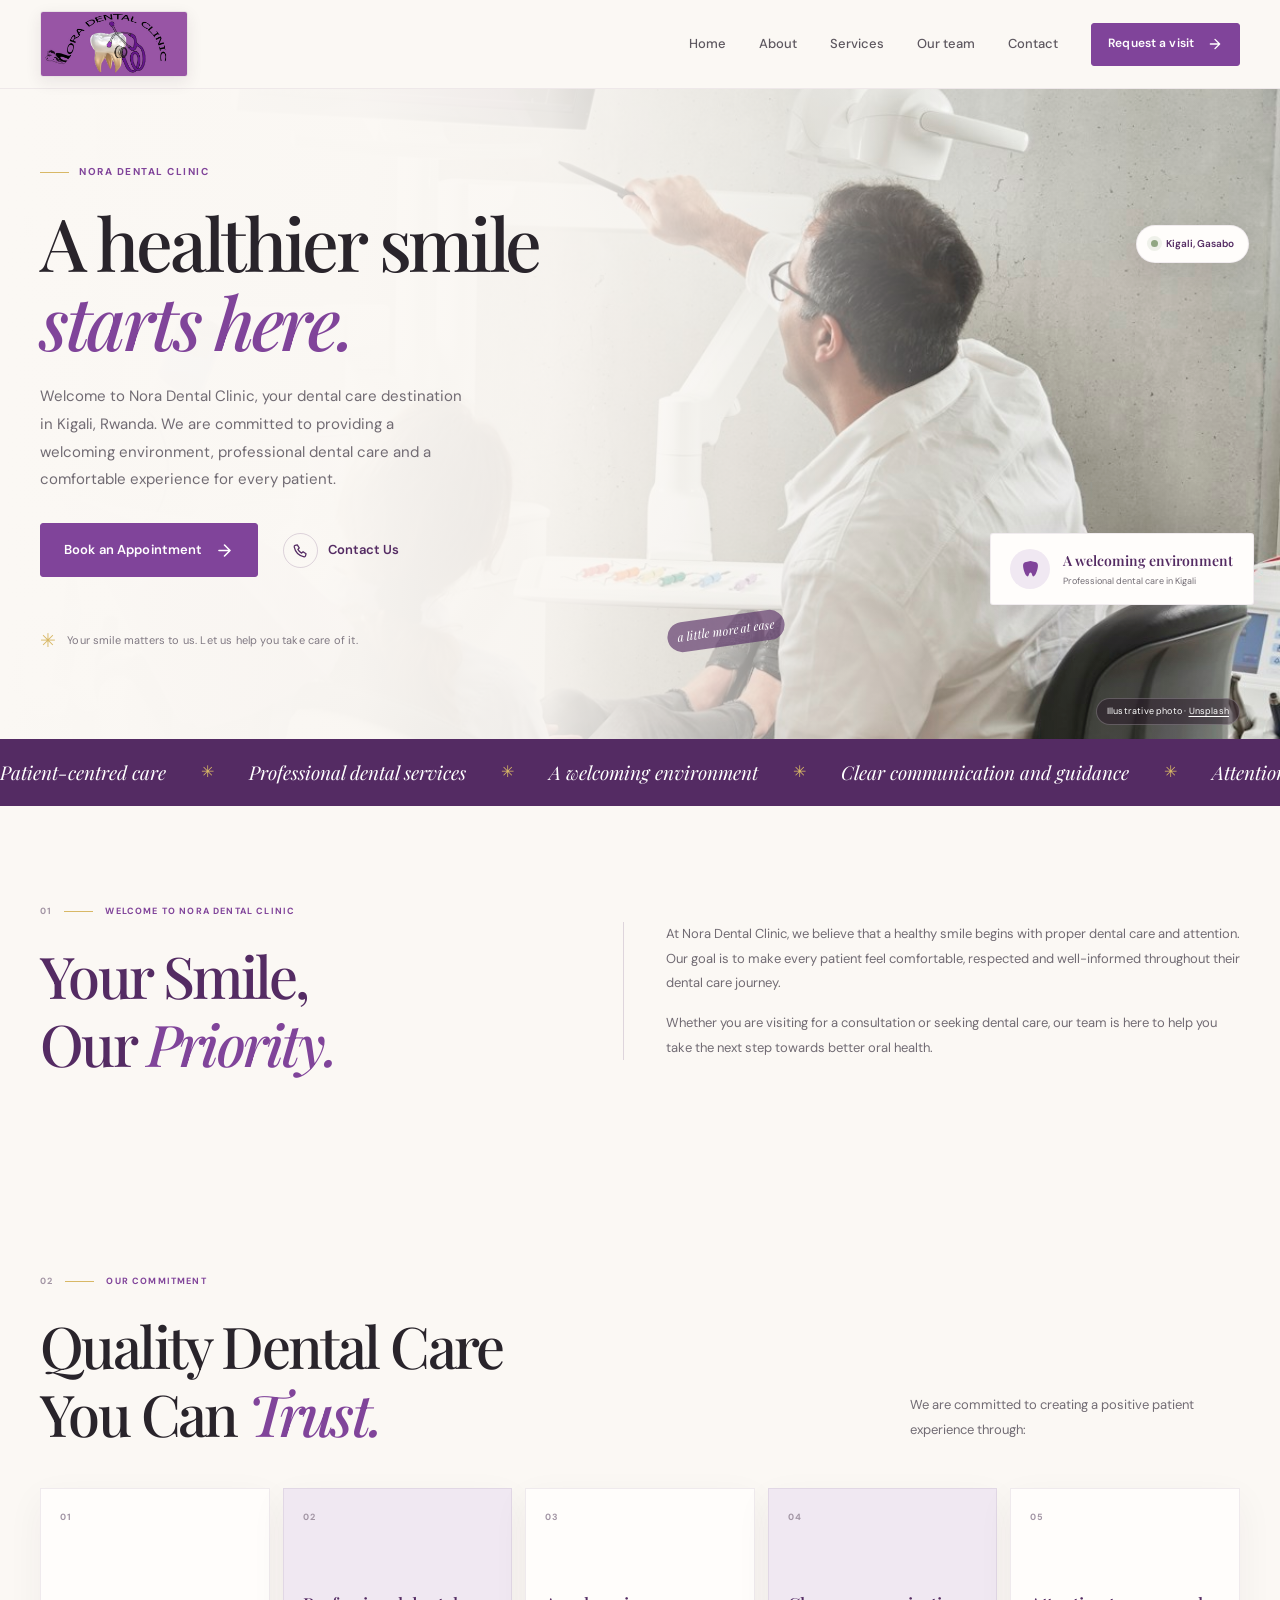
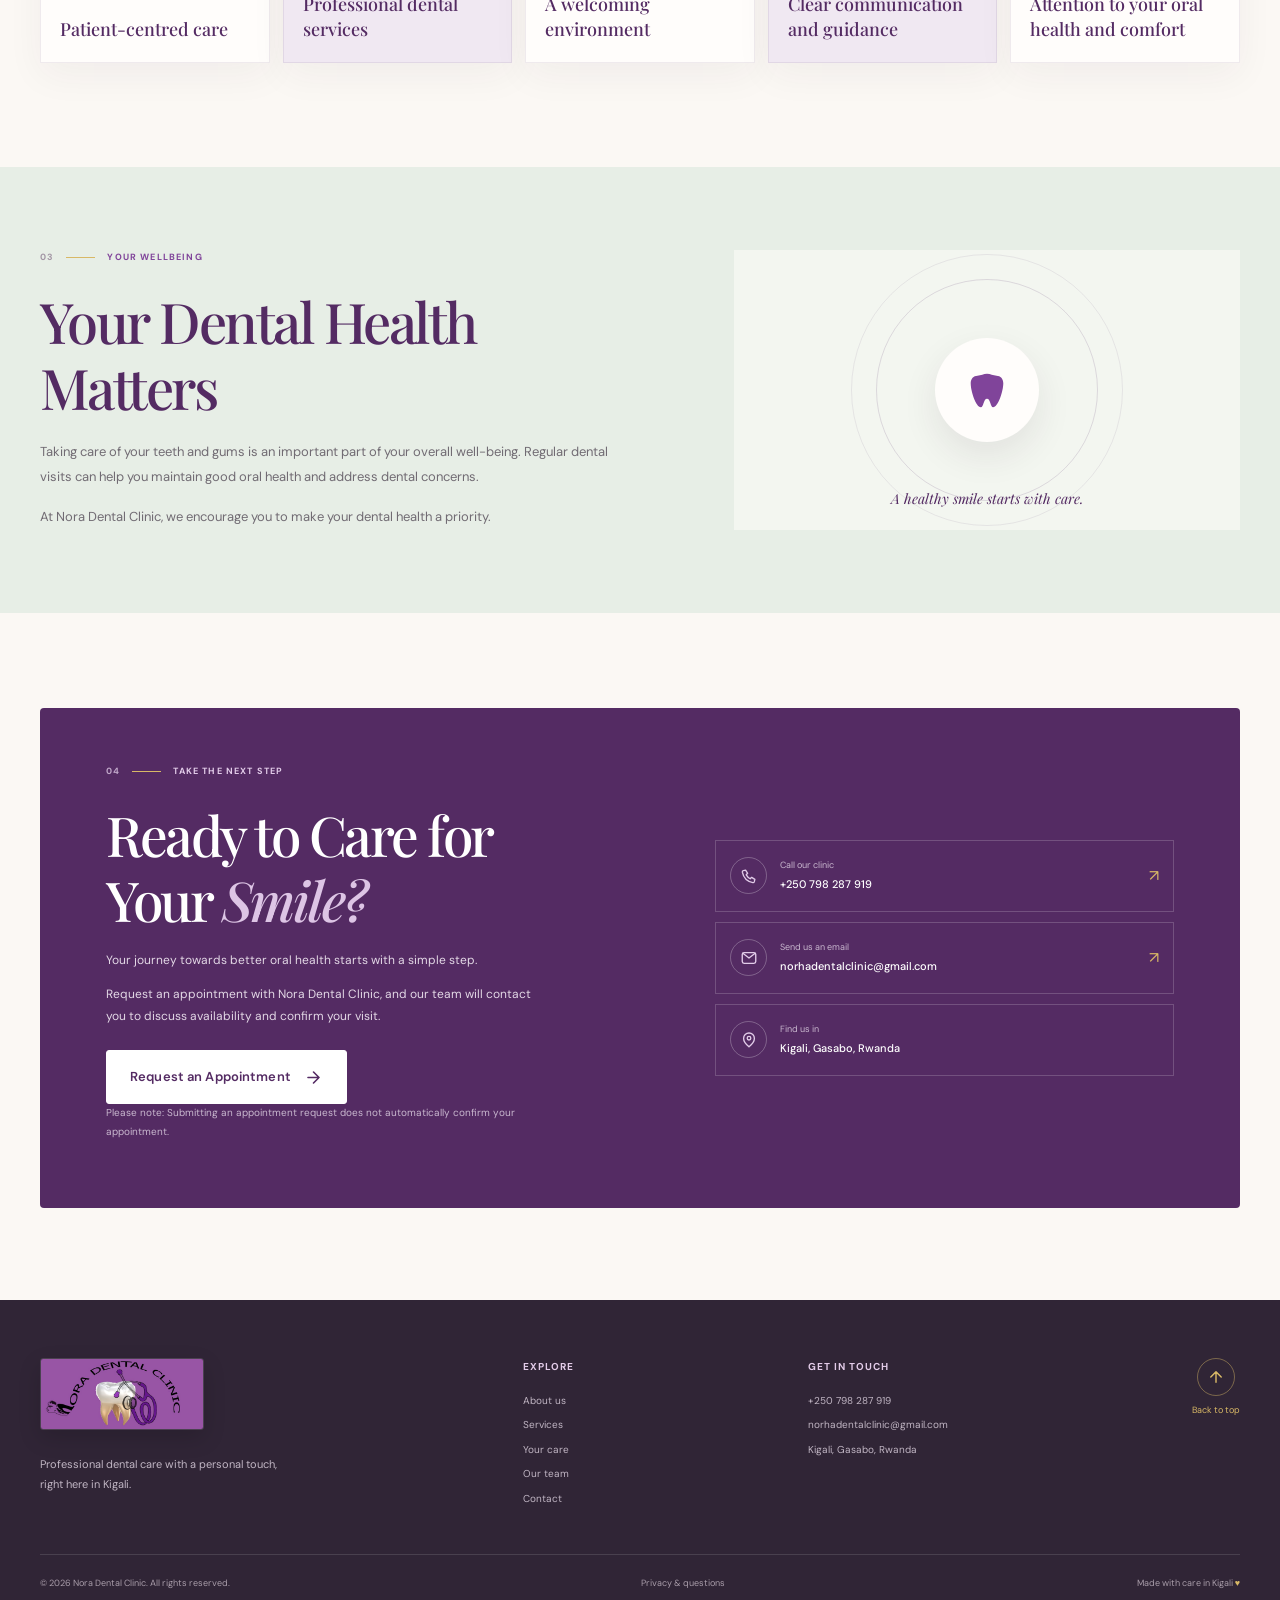
<file: frontend/index.html>
<!doctype html>
<html lang="en">
  <head>
    <meta charset="utf-8">
    <meta name="viewport" content="width=device-width, initial-scale=1">
    <meta name="theme-color" content="#fbf8f4">
    <meta name="description" content="Discover Nora Dental Clinic in Kigali, Gasabo. Find clinic information and request an appointment with our team.">
    <title>Nora Dental Clinic | A healthier smile starts here</title>
    <link rel="icon" href="../assets/logo.png" type="image/png">
    <link rel="stylesheet" href="styles.css">
    <script src="script.js" defer></script>
  </head>
  <body>
    <a class="skip-link" href="#main">Skip to content</a>

    <header class="site-header">
      <div class="header-inner">
        <a class="brand" href="#home" aria-label="Nora Dental Clinic home">
          <img class="brand-logo" src="../assets/logo.png" alt="">
        </a>

        <button class="menu-toggle" type="button" aria-expanded="false" aria-controls="primary-navigation" aria-label="Open navigation menu">
          <span></span>
          <span></span>
        </button>

        <nav class="primary-navigation" id="primary-navigation" aria-label="Main navigation">
          <a class="nav-link" href="#home">Home</a>
          <a class="nav-link" href="about.html">About</a>
          <a class="nav-link" href="services.html">Services</a>
          <a class="nav-link" href="team.html">Our team</a>
          <a class="nav-link" href="contact.html">Contact</a>
          <a class="button button-small nav-cta" href="contact.html#request-visit">
            Request a visit
            <svg viewBox="0 0 20 20" aria-hidden="true"><path d="M4.2 10h11.6M10 4.2l5.8 5.8-5.8 5.8" fill="none" stroke="currentColor" stroke-width="1.7" stroke-linecap="round" stroke-linejoin="round"/></svg>
          </a>
        </nav>
      </div>
    </header>

    <main id="main">
      <section class="hero section-shell" id="home" aria-labelledby="hero-title">
        <div class="hero-copy">
          <p class="eyebrow"><span class="eyebrow-line"></span> Nora Dental Clinic</p>
          <h1 id="hero-title">A healthier smile<em>starts here.</em></h1>
          <p class="hero-description">Welcome to Nora Dental Clinic, your dental care destination in Kigali, Rwanda. We are committed to providing a welcoming environment, professional dental care and a comfortable experience for every patient.</p>
          <div class="hero-actions">
            <a class="button" href="contact.html#request-visit">
              Book an Appointment
              <svg viewBox="0 0 20 20" aria-hidden="true"><path d="M4.2 10h11.6M10 4.2l5.8 5.8-5.8 5.8" fill="none" stroke="currentColor" stroke-width="1.7" stroke-linecap="round" stroke-linejoin="round"/></svg>
            </a>
            <a class="text-link" href="contact.html#contact-methods">
              <span class="phone-icon" aria-hidden="true">
                <svg viewBox="0 0 20 20"><path d="M6.2 3.5 8.5 7l-1.6 1.7a12 12 0 0 0 4.4 4.4l1.7-1.6 3.5 2.3-.6 2.5c-.2.7-.9 1.2-1.6 1.1A15 15 0 0 1 2.6 5.7c-.1-.7.4-1.4 1.1-1.6l2.5-.6Z" fill="none" stroke="currentColor" stroke-width="1.5" stroke-linecap="round" stroke-linejoin="round"/></svg>
              </span>
              Contact Us
            </a>
          </div>
          <div class="hero-note">
            <span class="note-sparkle" aria-hidden="true">✳</span>
            <span>Your smile matters to us. Let us help you take care of it.</span>
          </div>
        </div>

        <div class="hero-visual">
          <div class="image-caption">
            <span class="caption-icon" aria-hidden="true">
              <svg viewBox="0 0 24 24"><path d="M12 3.5c-1.8 0-3.1 1-5 1-2 0-3.5 1.6-3.5 4 0 4.1 2.7 12.5 5.3 12.5 1.4 0 1.4-4.5 3.2-4.5s1.8 4.5 3.2 4.5c2.6 0 5.3-8.4 5.3-12.5 0-2.4-1.5-4-3.5-4-1.9 0-3.2-1-5-1Z" fill="currentColor"/></svg>
            </span>
            <span><strong>A welcoming environment</strong><small>Professional dental care in Kigali</small></span>
          </div>
          <div class="hero-location">
            <span class="location-dot" aria-hidden="true"></span>
            <span>Kigali, Gasabo</span>
          </div>
          <span class="hero-scribble" aria-hidden="true">a little more at ease</span>
        </div>
        <p class="hero-photo-credit">Illustrative photo · <a href="https://unsplash.com/license" target="_blank" rel="noopener noreferrer">Unsplash</a></p>
      </section>

      <section class="promise-marquee" aria-label="Nora Dental Clinic values">
        <div class="marquee-track">
          <div class="marquee-group">
            <span>Patient-centred care</span><span class="marquee-spark" aria-hidden="true">✳</span>
            <span>Professional dental services</span><span class="marquee-spark" aria-hidden="true">✳</span>
            <span>A welcoming environment</span><span class="marquee-spark" aria-hidden="true">✳</span>
            <span>Clear communication and guidance</span><span class="marquee-spark" aria-hidden="true">✳</span>
            <span>Attention to your oral health and comfort</span><span class="marquee-spark" aria-hidden="true">✳</span>
          </div>
          <div class="marquee-group" aria-hidden="true">
            <span>Patient-centred care</span><span class="marquee-spark">✳</span>
            <span>Professional dental services</span><span class="marquee-spark">✳</span>
            <span>A welcoming environment</span><span class="marquee-spark">✳</span>
            <span>Clear communication and guidance</span><span class="marquee-spark">✳</span>
            <span>Attention to your oral health and comfort</span><span class="marquee-spark">✳</span>
          </div>
        </div>
      </section>

      <section class="home-welcome section-shell" id="welcome" aria-labelledby="welcome-title">
        <div class="home-welcome-heading">
          <div class="section-kicker"><span>01</span><span class="kicker-rule"></span><span>Welcome to Nora Dental Clinic</span></div>
          <h2 id="welcome-title">Your Smile,<br>Our <em>Priority.</em></h2>
        </div>
        <div class="home-welcome-copy">
          <p>At Nora Dental Clinic, we believe that a healthy smile begins with proper dental care and attention. Our goal is to make every patient feel comfortable, respected and well-informed throughout their dental care journey.</p>
          <p>Whether you are visiting for a consultation or seeking dental care, our team is here to help you take the next step towards better oral health.</p>
        </div>
      </section>

      <section class="care-section section-shell" id="care" aria-labelledby="care-title">
        <div class="care-heading">
          <div>
            <div class="section-kicker"><span>02</span><span class="kicker-rule"></span><span>Our commitment</span></div>
            <h2 id="care-title">Quality Dental Care<br>You Can <em>Trust.</em></h2>
          </div>
          <p>We are committed to creating a positive patient experience through:</p>
        </div>
        <ul class="care-quality-list">
          <li><span>01</span><strong>Patient-centred care</strong></li>
          <li><span>02</span><strong>Professional dental services</strong></li>
          <li><span>03</span><strong>A welcoming environment</strong></li>
          <li><span>04</span><strong>Clear communication and guidance</strong></li>
          <li><span>05</span><strong>Attention to your oral health and comfort</strong></li>
        </ul>
      </section>

      <section class="home-health-section" aria-labelledby="health-title">
        <div class="home-health-inner section-shell">
          <div class="home-health-copy">
            <div class="section-kicker"><span>03</span><span class="kicker-rule"></span><span>Your wellbeing</span></div>
            <h2 id="health-title">Your Dental Health Matters</h2>
            <p>Taking care of your teeth and gums is an important part of your overall well-being. Regular dental visits can help you maintain good oral health and address dental concerns.</p>
            <p>At Nora Dental Clinic, we encourage you to make your dental health a priority.</p>
          </div>
          <div class="home-health-art" aria-hidden="true">
            <span class="home-health-icon">
              <svg viewBox="0 0 24 24"><path d="M12 3.5c-1.8 0-3.1 1-5 1-2 0-3.5 1.6-3.5 4 0 4.1 2.7 12.5 5.3 12.5 1.4 0 1.4-4.5 3.2-4.5s1.8 4.5 3.2 4.5c2.6 0 5.3-8.4 5.3-12.5 0-2.4-1.5-4-3.5-4-1.9 0-3.2-1-5-1Z" fill="currentColor"/></svg>
            </span>
            <span class="home-health-caption">A healthy smile starts with care.</span>
          </div>
        </div>
      </section>

      <section class="contact-section section-shell" id="contact" aria-labelledby="contact-title">
        <div class="contact-card">
          <div class="contact-copy">
            <div class="section-kicker section-kicker-light"><span>04</span><span class="kicker-rule"></span><span>Take the next step</span></div>
            <h2 id="contact-title">Ready to Care for<br>Your <em>Smile?</em></h2>
            <p>Your journey towards better oral health starts with a simple step.</p>
            <p>Request an appointment with Nora Dental Clinic, and our team will contact you to discuss availability and confirm your visit.</p>
            <a class="button home-appointment-button" href="contact.html#request-visit">
              Request an Appointment
              <svg viewBox="0 0 20 20" aria-hidden="true"><path d="M4.2 10h11.6M10 4.2l5.8 5.8-5.8 5.8" fill="none" stroke="currentColor" stroke-width="1.7" stroke-linecap="round" stroke-linejoin="round"/></svg>
            </a>
            <p class="pending-note">Please note: Submitting an appointment request does not automatically confirm your appointment.</p>
          </div>
          <div class="contact-options">
            <a class="contact-option" href="tel:+250798287919">
              <span class="contact-option-icon" aria-hidden="true">
                <svg viewBox="0 0 20 20"><path d="M6.2 3.5 8.5 7l-1.6 1.7a12 12 0 0 0 4.4 4.4l1.7-1.6 3.5 2.3-.6 2.5c-.2.7-.9 1.2-1.6 1.1A15 15 0 0 1 2.6 5.7c-.1-.7.4-1.4 1.1-1.6l2.5-.6Z" fill="none" stroke="currentColor" stroke-width="1.5" stroke-linecap="round" stroke-linejoin="round"/></svg>
              </span>
              <span><small>Call our clinic</small><strong>+250 798 287 919</strong></span>
              <span class="option-arrow" aria-hidden="true">↗</span>
            </a>
            <a class="contact-option" href="mailto:norhadentalclinic@gmail.com">
              <span class="contact-option-icon" aria-hidden="true">
                <svg viewBox="0 0 20 20"><rect x="2.5" y="4" width="15" height="12" rx="2" fill="none" stroke="currentColor" stroke-width="1.5"/><path d="m3.5 5 6.5 5 6.5-5" fill="none" stroke="currentColor" stroke-width="1.5" stroke-linecap="round" stroke-linejoin="round"/></svg>
              </span>
              <span><small>Send us an email</small><strong>norhadentalclinic@gmail.com</strong></span>
              <span class="option-arrow" aria-hidden="true">↗</span>
            </a>
            <div class="contact-location">
              <span class="contact-option-icon" aria-hidden="true">
                <svg viewBox="0 0 20 20"><path d="M16 8.2c0 4.2-6 9.3-6 9.3S4 12.4 4 8.2a6 6 0 1 1 12 0Z" fill="none" stroke="currentColor" stroke-width="1.5"/><circle cx="10" cy="8" r="2" fill="none" stroke="currentColor" stroke-width="1.5"/></svg>
              </span>
              <span><small>Find us in</small><strong>Kigali, Gasabo, Rwanda</strong></span>
            </div>
          </div>
        </div>
      </section>
    </main>

    <footer class="site-footer">
      <div class="footer-main">
        <div class="footer-brand">
          <a class="brand brand-footer" href="#home" aria-label="Nora Dental Clinic home">
            <img class="brand-logo" src="../assets/logo.png" alt="">
          </a>
          <p>Professional dental care with a personal touch, right here in Kigali.</p>
        </div>
        <div class="footer-column">
          <h2>Explore</h2>
          <a href="about.html">About us</a>
          <a href="services.html">Services</a>
          <a href="#care">Your care</a>
          <a href="team.html">Our team</a>
          <a href="contact.html">Contact</a>
        </div>
        <div class="footer-column">
          <h2>Get in touch</h2>
          <a href="tel:+250798287919">+250 798 287 919</a>
          <a href="mailto:norhadentalclinic@gmail.com">norhadentalclinic@gmail.com</a>
          <span>Kigali, Gasabo, Rwanda</span>
        </div>
        <a class="back-to-top" href="#home" aria-label="Back to top">
          <svg viewBox="0 0 20 20" aria-hidden="true"><path d="M10 15.8V4.2M4.2 10 10 4.2l5.8 5.8" fill="none" stroke="currentColor" stroke-width="1.6" stroke-linecap="round" stroke-linejoin="round"/></svg>
          <span>Back to top</span>
        </a>
      </div>
      <div class="footer-bottom">
        <span>© <span id="current-year">2026</span> Nora Dental Clinic. All rights reserved.</span>
        <a href="contact.html">Privacy &amp; questions</a>
        <span>Made with care in Kigali <span class="footer-heart" aria-hidden="true">♥</span></span>
      </div>
    </footer>
  </body>
</html>
</file>
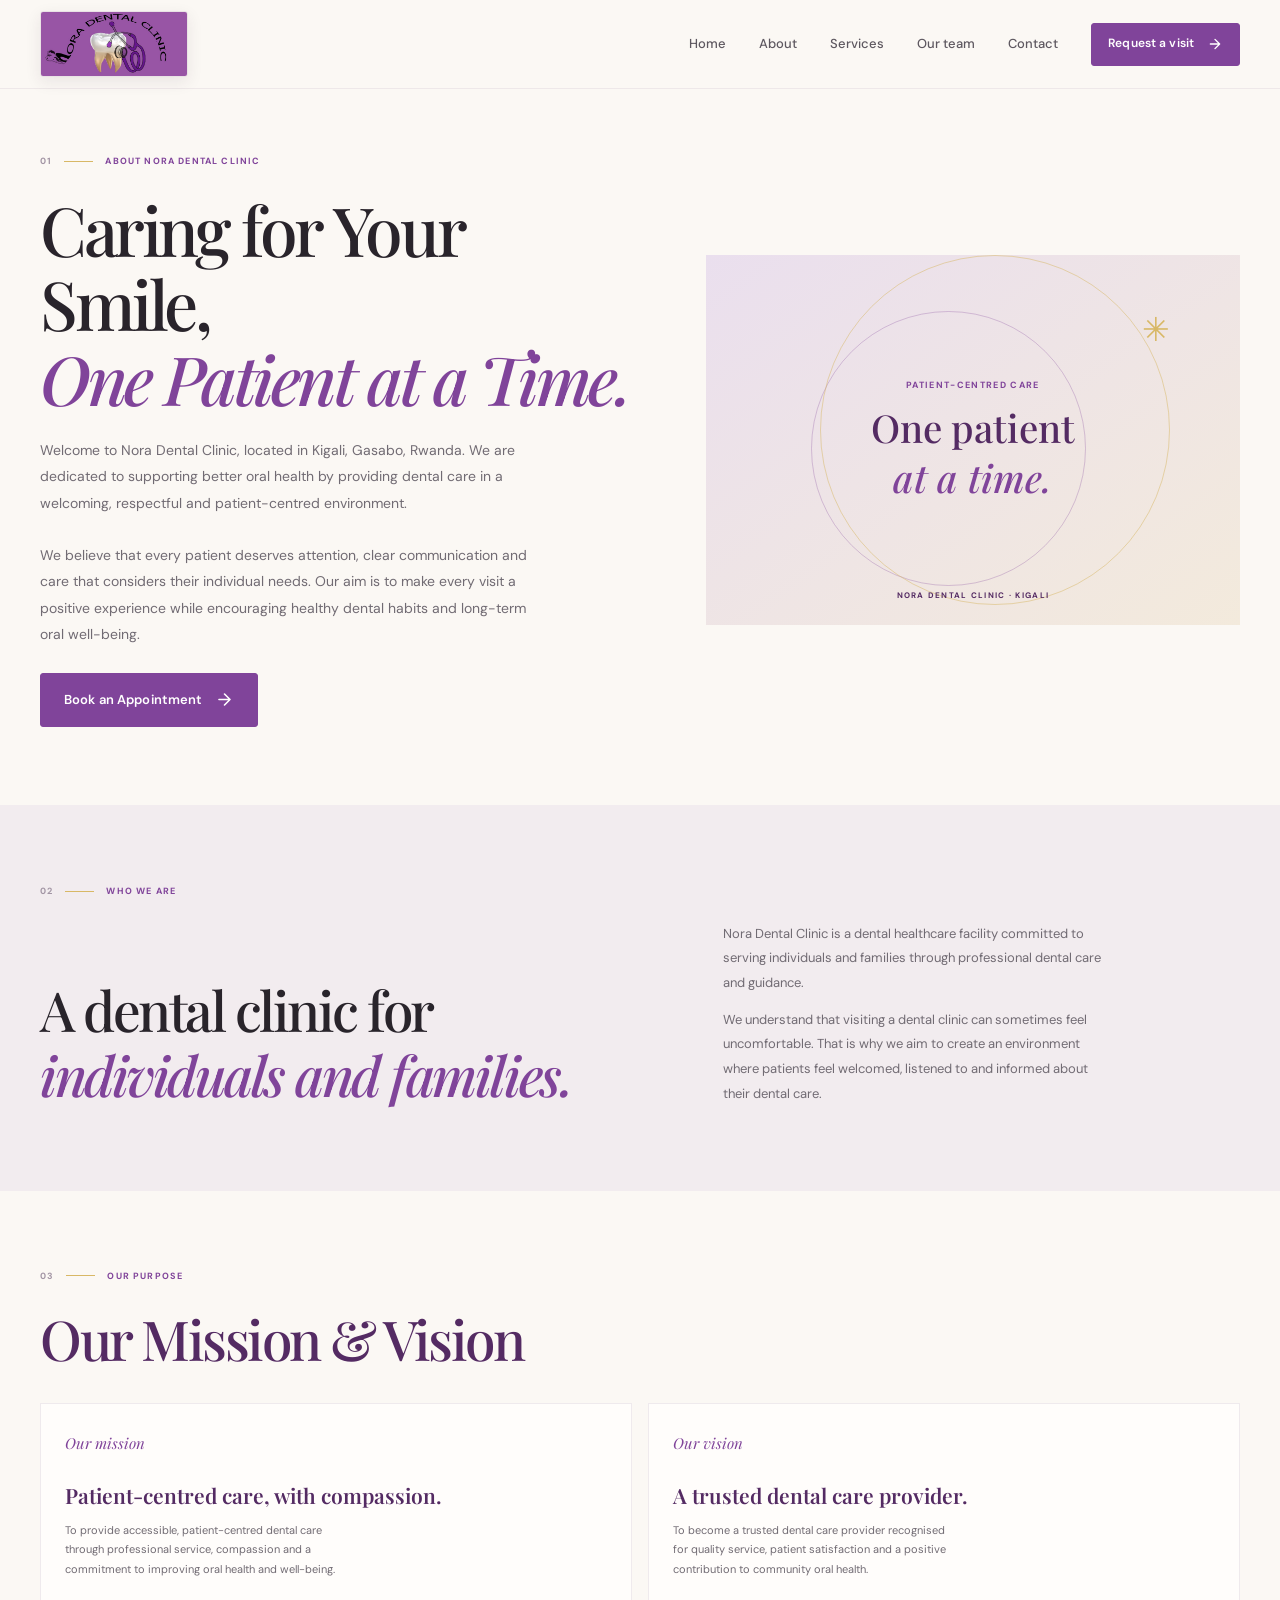
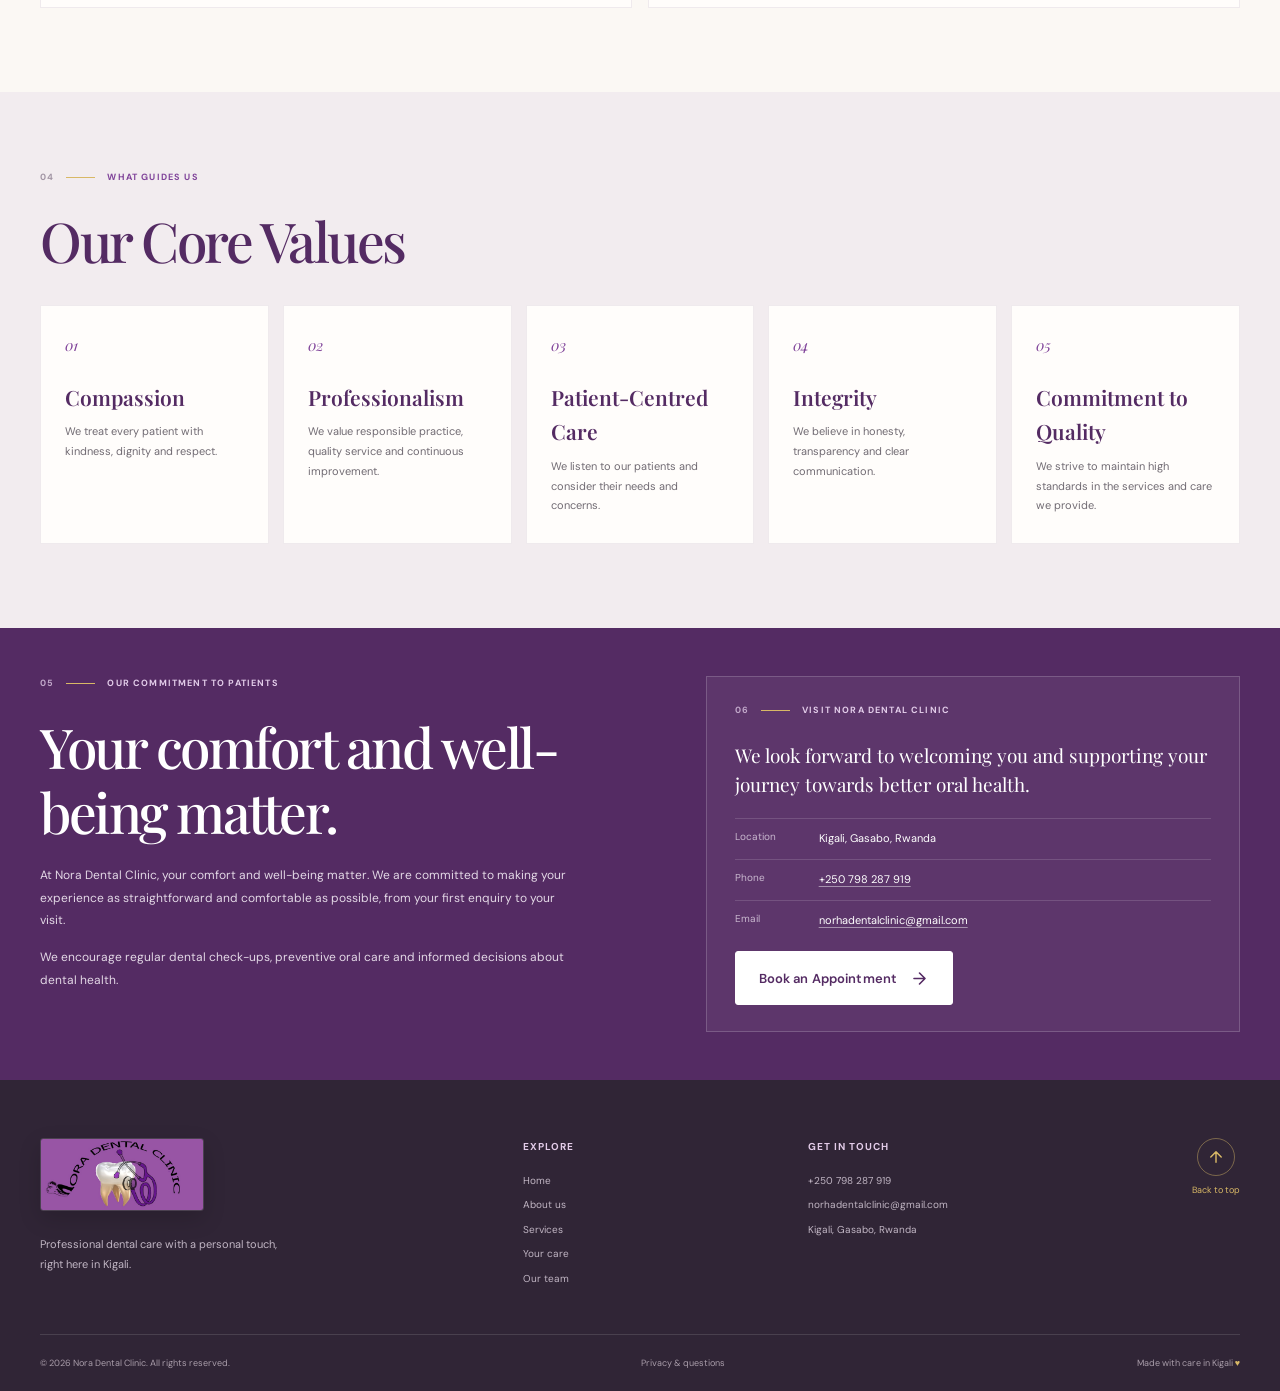
<file: frontend/about.html>
<!doctype html>
<html lang="en">
  <head>
    <meta charset="utf-8">
    <meta name="viewport" content="width=device-width, initial-scale=1">
    <meta name="theme-color" content="#fbf8f4">
    <meta name="description" content="Learn about Nora Dental Clinic's mission, vision, core values and patient-centred approach to dental care in Kigali, Gasabo.">
    <title>About Nora Dental Clinic | Kigali</title>
    <link rel="icon" href="../assets/logo.png" type="image/png">
    <link rel="stylesheet" href="styles.css">
    <script src="script.js" defer></script>
  </head>
  <body>
    <a class="skip-link" href="#main">Skip to content</a>

    <header class="site-header">
      <div class="header-inner">
        <a class="brand" href="index.html#home" aria-label="Nora Dental Clinic home">
          <img class="brand-logo" src="../assets/logo.png" alt="">
        </a>

        <button class="menu-toggle" type="button" aria-expanded="false" aria-controls="primary-navigation" aria-label="Open navigation menu">
          <span></span>
          <span></span>
        </button>

        <nav class="primary-navigation" id="primary-navigation" aria-label="Main navigation">
          <a class="nav-link" href="index.html#home">Home</a>
          <a class="nav-link" href="#about" aria-current="page">About</a>
          <a class="nav-link" href="services.html">Services</a>
          <a class="nav-link" href="team.html">Our team</a>
          <a class="nav-link" href="contact.html">Contact</a>
          <a class="button button-small nav-cta" href="contact.html#request-visit">
            Request a visit
            <svg viewBox="0 0 20 20" aria-hidden="true"><path d="M4.2 10h11.6M10 4.2l5.8 5.8-5.8 5.8" fill="none" stroke="currentColor" stroke-width="1.7" stroke-linecap="round" stroke-linejoin="round"/></svg>
          </a>
        </nav>
      </div>
    </header>

    <main id="main" class="about-page">
      <section class="about-page-hero" id="about" aria-labelledby="about-title">
        <div class="about-page-hero-inner">
          <div class="about-page-copy">
            <div class="section-kicker"><span>01</span><span class="kicker-rule"></span><span>About Nora Dental Clinic</span></div>
            <h1 id="about-title">Caring for Your Smile,<br><em>One Patient at a Time.</em></h1>
            <p>Welcome to Nora Dental Clinic, located in Kigali, Gasabo, Rwanda. We are dedicated to supporting better oral health by providing dental care in a welcoming, respectful and patient-centred environment.</p>
            <p>We believe that every patient deserves attention, clear communication and care that considers their individual needs. Our aim is to make every visit a positive experience while encouraging healthy dental habits and long-term oral well-being.</p>
            <a class="button" href="contact.html#request-visit">
              Book an Appointment
              <svg viewBox="0 0 20 20" aria-hidden="true"><path d="M4.2 10h11.6M10 4.2l5.8 5.8-5.8 5.8" fill="none" stroke="currentColor" stroke-width="1.7" stroke-linecap="round" stroke-linejoin="round"/></svg>
            </a>
          </div>
          <div class="about-page-art" aria-hidden="true">
            <span class="about-art-ring about-art-ring-one"></span>
            <span class="about-art-ring about-art-ring-two"></span>
            <span class="about-art-spark">✳</span>
            <div class="about-art-message">
              <span>Patient-centred care</span>
              <strong>One patient<br><em>at a time.</em></strong>
            </div>
            <span class="about-art-caption">NORA DENTAL CLINIC · KIGALI</span>
          </div>
        </div>
      </section>

      <section class="about-approach" aria-labelledby="who-we-are-title">
        <div class="about-approach-inner">
          <div class="section-kicker"><span>02</span><span class="kicker-rule"></span><span>Who we are</span></div>
          <div class="about-approach-heading">
            <h2 id="who-we-are-title">A dental clinic for <em>individuals and families.</em></h2>
            <div class="about-approach-copy">
              <p>Nora Dental Clinic is a dental healthcare facility committed to serving individuals and families through professional dental care and guidance.</p>
              <p>We understand that visiting a dental clinic can sometimes feel uncomfortable. That is why we aim to create an environment where patients feel welcomed, listened to and informed about their dental care.</p>
            </div>
          </div>
        </div>
      </section>

      <section class="about-mission-vision" aria-labelledby="mission-vision-title">
        <div class="about-mission-vision-inner">
          <div class="section-kicker"><span>03</span><span class="kicker-rule"></span><span>Our purpose</span></div>
          <h2 id="mission-vision-title">Our Mission &amp; Vision</h2>
          <div class="about-mission-vision-grid">
            <article class="about-value">
              <span class="about-value-number">Our mission</span>
              <h3>Patient-centred care, with compassion.</h3>
              <p>To provide accessible, patient-centred dental care through professional service, compassion and a commitment to improving oral health and well-being.</p>
            </article>
            <article class="about-value">
              <span class="about-value-number">Our vision</span>
              <h3>A trusted dental care provider.</h3>
              <p>To become a trusted dental care provider recognised for quality service, patient satisfaction and a positive contribution to community oral health.</p>
            </article>
          </div>
        </div>
      </section>

      <section class="about-core-values" aria-labelledby="core-values-title">
        <div class="about-core-values-inner">
          <div class="section-kicker"><span>04</span><span class="kicker-rule"></span><span>What guides us</span></div>
          <h2 id="core-values-title">Our Core Values</h2>
          <div class="about-values">
            <article class="about-value">
              <span class="about-value-number">01</span>
              <h3>Compassion</h3>
              <p>We treat every patient with kindness, dignity and respect.</p>
            </article>
            <article class="about-value">
              <span class="about-value-number">02</span>
              <h3>Professionalism</h3>
              <p>We value responsible practice, quality service and continuous improvement.</p>
            </article>
            <article class="about-value">
              <span class="about-value-number">03</span>
              <h3>Patient-Centred Care</h3>
              <p>We listen to our patients and consider their needs and concerns.</p>
            </article>
            <article class="about-value">
              <span class="about-value-number">04</span>
              <h3>Integrity</h3>
              <p>We believe in honesty, transparency and clear communication.</p>
            </article>
            <article class="about-value">
              <span class="about-value-number">05</span>
              <h3>Commitment to Quality</h3>
              <p>We strive to maintain high standards in the services and care we provide.</p>
            </article>
          </div>
        </div>
      </section>

      <section class="about-location" aria-labelledby="commitment-title">
        <div class="about-location-inner about-visit-inner">
          <div class="about-commitment-copy">
            <div class="section-kicker section-kicker-light"><span>05</span><span class="kicker-rule"></span><span>Our commitment to patients</span></div>
            <h2 id="commitment-title">Your comfort and well-being matter.</h2>
            <p>At Nora Dental Clinic, your comfort and well-being matter. We are committed to making your experience as straightforward and comfortable as possible, from your first enquiry to your visit.</p>
            <p>We encourage regular dental check-ups, preventive oral care and informed decisions about dental health.</p>
          </div>
          <div class="about-visit-card">
            <div class="section-kicker section-kicker-light"><span>06</span><span class="kicker-rule"></span><span>Visit Nora Dental Clinic</span></div>
            <p class="about-visit-welcome">We look forward to welcoming you and supporting your journey towards better oral health.</p>
            <dl class="about-visit-details">
              <div><dt>Location</dt><dd>Kigali, Gasabo, Rwanda</dd></div>
              <div><dt>Phone</dt><dd><a href="tel:+250798287919">+250 798 287 919</a></dd></div>
              <div><dt>Email</dt><dd><a href="mailto:norhadentalclinic@gmail.com">norhadentalclinic@gmail.com</a></dd></div>
            </dl>
            <a class="button about-visit-button" href="contact.html#request-visit">
              Book an Appointment
              <svg viewBox="0 0 20 20" aria-hidden="true"><path d="M4.2 10h11.6M10 4.2l5.8 5.8-5.8 5.8" fill="none" stroke="currentColor" stroke-width="1.7" stroke-linecap="round" stroke-linejoin="round"/></svg>
            </a>
          </div>
        </div>
      </section>
    </main>

    <footer class="site-footer">
      <div class="footer-main">
        <div class="footer-brand">
          <a class="brand brand-footer" href="index.html#home" aria-label="Nora Dental Clinic home">
            <img class="brand-logo" src="../assets/logo.png" alt="">
          </a>
          <p>Professional dental care with a personal touch, right here in Kigali.</p>
        </div>
        <div class="footer-column">
          <h2>Explore</h2>
          <a href="index.html#home">Home</a>
          <a href="#about">About us</a>
          <a href="services.html">Services</a>
          <a href="index.html#care">Your care</a>
          <a href="team.html">Our team</a>
        </div>
        <div class="footer-column">
          <h2>Get in touch</h2>
          <a href="tel:+250798287919">+250 798 287 919</a>
          <a href="mailto:norhadentalclinic@gmail.com">norhadentalclinic@gmail.com</a>
          <span>Kigali, Gasabo, Rwanda</span>
        </div>
        <a class="back-to-top" href="#about" aria-label="Back to top">
          <svg viewBox="0 0 20 20" aria-hidden="true"><path d="M10 15.8V4.2M4.2 10 10 4.2l5.8 5.8" fill="none" stroke="currentColor" stroke-width="1.6" stroke-linecap="round" stroke-linejoin="round"/></svg>
          <span>Back to top</span>
        </a>
      </div>
      <div class="footer-bottom">
        <span>© <span id="current-year">2026</span> Nora Dental Clinic. All rights reserved.</span>
        <a href="contact.html">Privacy &amp; questions</a>
        <span>Made with care in Kigali <span class="footer-heart" aria-hidden="true">♥</span></span>
      </div>
    </footer>
  </body>
</html>
</file>
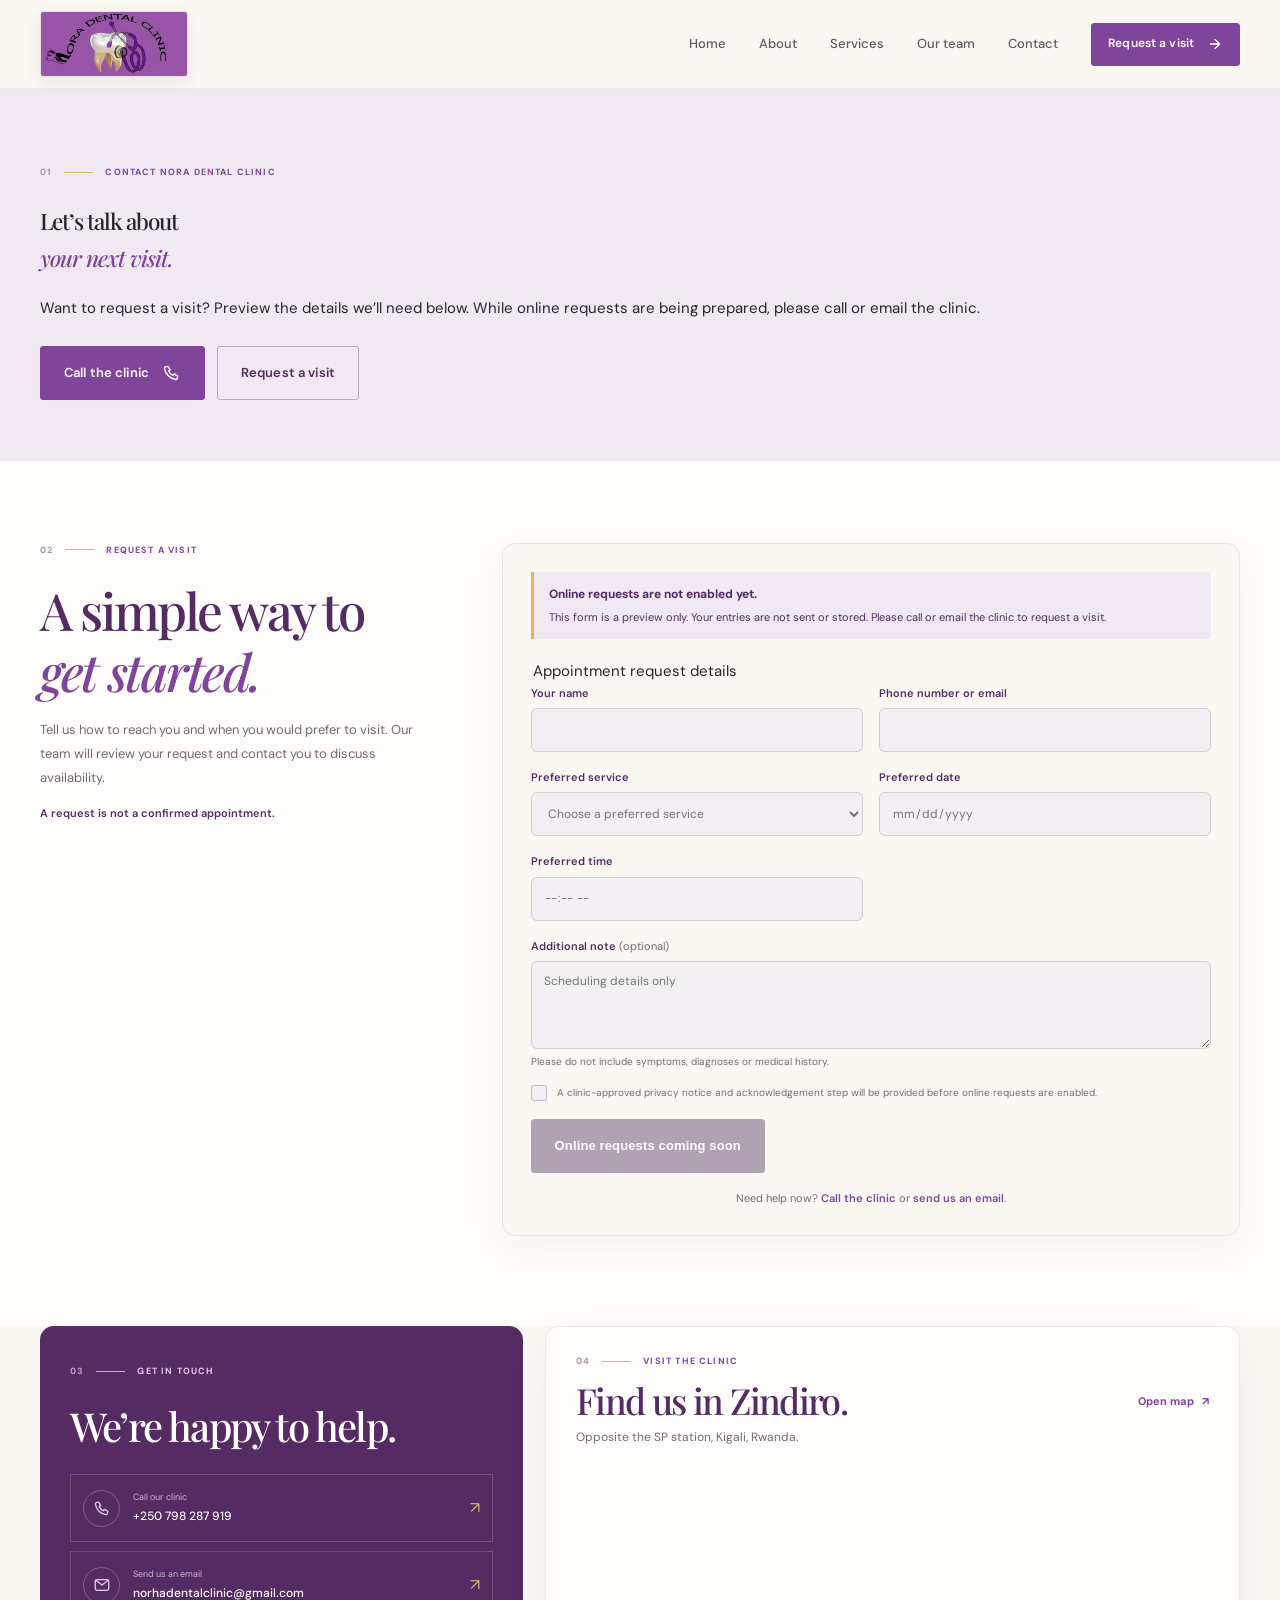
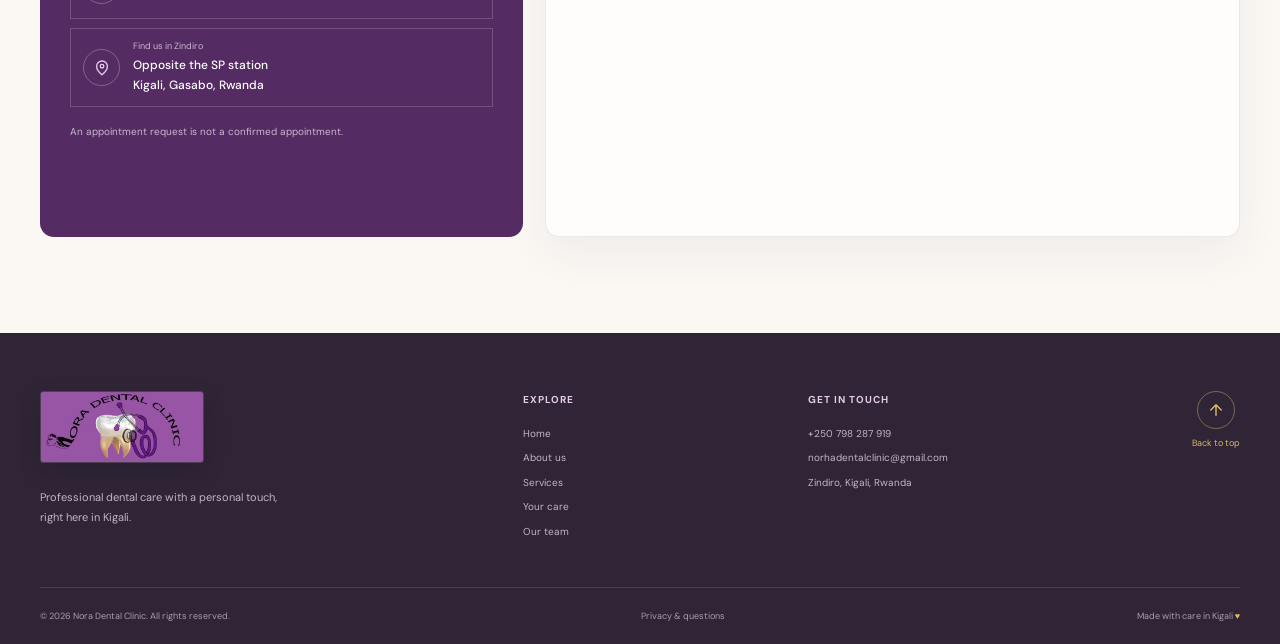
<file: frontend/contact.html>
<!doctype html>
<html lang="en">
  <head>
    <meta charset="utf-8">
    <meta name="viewport" content="width=device-width, initial-scale=1">
    <meta name="theme-color" content="#fbf8f4">
    <meta name="description" content="Contact Nora Dental Clinic in Zindiro, Kigali, or find the clinic opposite the SP station.">
    <title>Contact | Nora Dental Clinic</title>
    <link rel="icon" href="../assets/logo.png" type="image/png">
    <link rel="stylesheet" href="styles.css">
    <script src="script.js" defer></script>
  </head>
  <body>
    <a class="skip-link" href="#main">Skip to content</a>

    <header class="site-header">
      <div class="header-inner">
        <a class="brand" href="index.html#home" aria-label="Nora Dental Clinic home">
          <img class="brand-logo" src="../assets/logo.png" alt="">
        </a>

        <button class="menu-toggle" type="button" aria-expanded="false" aria-controls="primary-navigation" aria-label="Open navigation menu">
          <span></span>
          <span></span>
        </button>

        <nav class="primary-navigation" id="primary-navigation" aria-label="Main navigation">
          <a class="nav-link" href="index.html#home">Home</a>
          <a class="nav-link" href="about.html">About</a>
          <a class="nav-link" href="services.html">Services</a>
          <a class="nav-link" href="team.html">Our team</a>
          <a class="nav-link" href="#contact-methods" aria-current="page">Contact</a>
          <a class="button button-small nav-cta" href="#request-visit">
            Request a visit
            <svg viewBox="0 0 20 20" aria-hidden="true"><path d="M4.2 10h11.6M10 4.2l5.8 5.8-5.8 5.8" fill="none" stroke="currentColor" stroke-width="1.7" stroke-linecap="round" stroke-linejoin="round"/></svg>
          </a>
        </nav>
      </div>
    </header>

    <main id="main" class="contact-page">
      <section class="contact-page-hero" aria-labelledby="contact-page-title">
        <div class="contact-page-hero-inner">
          <div class="section-kicker"><span>01</span><span class="kicker-rule"></span><span>Contact Nora Dental Clinic</span></div>
          <h1 id="contact-page-title">Let’s talk about<br><em>your next visit.</em></h1>
          <p>Want to request a visit? Preview the details we’ll need below. While online requests are being prepared, please call or email the clinic.</p>
          <div class="contact-page-actions">
            <a class="button" href="tel:+250798287919">
              Call the clinic
              <svg viewBox="0 0 20 20" aria-hidden="true"><path d="M6.2 3.5 8.5 7l-1.6 1.7a12 12 0 0 0 4.4 4.4l1.7-1.6 3.5 2.3-.6 2.5c-.2.7-.9 1.2-1.6 1.1A15 15 0 0 1 2.6 5.7c-.1-.7.4-1.4 1.1-1.6l2.5-.6Z" fill="none" stroke="currentColor" stroke-width="1.5" stroke-linecap="round" stroke-linejoin="round"/></svg>
            </a>
            <a class="button button-outline" href="#request-visit">Request a visit</a>
          </div>
        </div>
      </section>

      <section class="request-visit-section" id="request-visit" aria-labelledby="request-visit-title">
        <div class="request-visit-inner">
          <div class="request-visit-intro">
            <div class="section-kicker"><span>02</span><span class="kicker-rule"></span><span>Request a visit</span></div>
            <h2 id="request-visit-title">A simple way to<br><em>get started.</em></h2>
            <p>Tell us how to reach you and when you would prefer to visit. Our team will review your request and contact you to discuss availability.</p>
            <p class="request-visit-disclaimer">A request is not a confirmed appointment.</p>
          </div>

          <div class="request-visit-card">
            <div class="request-visit-status" role="status">
              <strong>Online requests are not enabled yet.</strong>
              <span>This form is a preview only. Your entries are not sent or stored. Please call or email the clinic to request a visit.</span>
            </div>
            <form class="request-visit-form" aria-label="Appointment request form preview">
              <fieldset disabled>
                <legend class="visually-hidden">Appointment request details</legend>
                <div class="request-form-grid">
                  <div class="request-form-field">
                    <label for="request-name">Your name</label>
                    <input id="request-name" name="name" type="text" autocomplete="name" required>
                  </div>
                  <div class="request-form-field">
                    <label for="request-contact">Phone number or email</label>
                    <input id="request-contact" name="contact" type="text" autocomplete="off" required>
                  </div>
                  <div class="request-form-field">
                    <label for="request-service">Preferred service</label>
                    <select id="request-service" name="service" required>
                      <option value="">Choose a preferred service</option>
                      <option value="general-dental-consultations">General Dental Consultations</option>
                      <option value="dental-examinations">Dental Examinations</option>
                      <option value="preventive-dental-care">Preventive Dental Care</option>
                      <option value="professional-teeth-cleaning">Professional Teeth Cleaning</option>
                      <option value="restorative-dental-care">Restorative Dental Care</option>
                    </select>
                  </div>
                  <div class="request-form-field">
                    <label for="request-date">Preferred date</label>
                    <input id="request-date" name="preferred-date" type="date" required>
                  </div>
                  <div class="request-form-field">
                    <label for="request-time">Preferred time</label>
                    <input id="request-time" name="preferred-time" type="time" required>
                  </div>
                  <div class="request-form-field request-form-field-wide">
                    <label for="request-note">Additional note <span>(optional)</span></label>
                    <textarea id="request-note" name="note" rows="3" placeholder="Scheduling details only"></textarea>
                    <small>Please do not include symptoms, diagnoses or medical history.</small>
                  </div>
                </div>
                <div class="request-privacy-placeholder">
                  <span class="request-privacy-mark" aria-hidden="true"></span>
                  <p>A clinic-approved privacy notice and acknowledgement step will be provided before online requests are enabled.</p>
                </div>
                <button class="button request-submit" type="submit" disabled>Online requests coming soon</button>
              </fieldset>
            </form>
            <p class="request-visit-fallback">
              Need help now?
              <a href="tel:+250798287919">Call the clinic</a>
              or
              <a href="mailto:norhadentalclinic@gmail.com">send us an email</a>.
            </p>
          </div>
        </div>
      </section>

      <section class="contact-page-section" id="contact-methods" aria-label="Clinic contact details and location">
        <div class="contact-page-grid">
          <div class="contact-page-details" aria-labelledby="contact-details-title">
            <div class="section-kicker section-kicker-light"><span>03</span><span class="kicker-rule"></span><span>Get in touch</span></div>
            <h2 id="contact-details-title">We’re happy to help.</h2>
            <div class="contact-options">
              <a class="contact-option" href="tel:+250798287919">
                <span class="contact-option-icon" aria-hidden="true">
                  <svg viewBox="0 0 20 20"><path d="M6.2 3.5 8.5 7l-1.6 1.7a12 12 0 0 0 4.4 4.4l1.7-1.6 3.5 2.3-.6 2.5c-.2.7-.9 1.2-1.6 1.1A15 15 0 0 1 2.6 5.7c-.1-.7.4-1.4 1.1-1.6l2.5-.6Z" fill="none" stroke="currentColor" stroke-width="1.5" stroke-linecap="round" stroke-linejoin="round"/></svg>
                </span>
                <span><small>Call our clinic</small><strong>+250 798 287 919</strong></span>
                <span class="option-arrow" aria-hidden="true">↗</span>
              </a>
              <a class="contact-option" href="mailto:norhadentalclinic@gmail.com">
                <span class="contact-option-icon" aria-hidden="true">
                  <svg viewBox="0 0 20 20"><rect x="2.5" y="4" width="15" height="12" rx="2" fill="none" stroke="currentColor" stroke-width="1.5"/><path d="m3.5 5 6.5 5 6.5-5" fill="none" stroke="currentColor" stroke-width="1.5" stroke-linecap="round" stroke-linejoin="round"/></svg>
                </span>
                <span><small>Send us an email</small><strong>norhadentalclinic@gmail.com</strong></span>
                <span class="option-arrow" aria-hidden="true">↗</span>
              </a>
              <div class="contact-location">
                <span class="contact-option-icon" aria-hidden="true">
                  <svg viewBox="0 0 20 20"><path d="M16 8.2c0 4.2-6 9.3-6 9.3S4 12.4 4 8.2a6 6 0 1 1 12 0Z" fill="none" stroke="currentColor" stroke-width="1.5"/><circle cx="10" cy="8" r="2" fill="none" stroke="currentColor" stroke-width="1.5"/></svg>
                </span>
                <span><small>Find us in Zindiro</small><strong>Opposite the SP station<br>Kigali, Gasabo, Rwanda</strong></span>
              </div>
            </div>
            <p class="contact-page-note">An appointment request is not a confirmed appointment.</p>
          </div>

          <section class="contact-page-map" aria-labelledby="contact-map-title">
            <div class="contact-map-heading">
              <div>
                <div class="section-kicker"><span>04</span><span class="kicker-rule"></span><span>Visit the clinic</span></div>
                <h2 id="contact-map-title">Find us in Zindiro.</h2>
                <p>Opposite the SP station, Kigali, Rwanda.</p>
              </div>
              <a class="contact-map-link" href="https://www.google.com/maps/search/?api=1&amp;query=Nora%20Dental%20Clinic%2C%20Zindiro%2C%20opposite%20the%20SP%20station%2C%20Kigali%2C%20Rwanda" target="_blank" rel="noopener noreferrer">
                Open map
                <span aria-hidden="true">↗</span>
              </a>
            </div>
            <iframe
              class="contact-map-frame"
              title="Map showing Nora Dental Clinic in Zindiro, opposite the SP station in Kigali"
              src="https://maps.google.com/maps?q=Nora+Dental+Clinic%2C+Zindiro%2C+opposite+the+SP+station%2C+Kigali%2C+Rwanda&amp;output=embed"
              loading="lazy"
              referrerpolicy="no-referrer-when-downgrade"
              allowfullscreen>
            </iframe>
          </section>
        </div>
      </section>
    </main>

    <footer class="site-footer">
      <div class="footer-main">
        <div class="footer-brand">
          <a class="brand brand-footer" href="index.html#home" aria-label="Nora Dental Clinic home">
            <img class="brand-logo" src="../assets/logo.png" alt="">
          </a>
          <p>Professional dental care with a personal touch, right here in Kigali.</p>
        </div>
        <div class="footer-column">
          <h2>Explore</h2>
          <a href="index.html#home">Home</a>
          <a href="about.html">About us</a>
          <a href="services.html">Services</a>
          <a href="index.html#care">Your care</a>
          <a href="team.html">Our team</a>
        </div>
        <div class="footer-column">
          <h2>Get in touch</h2>
          <a href="tel:+250798287919">+250 798 287 919</a>
          <a href="mailto:norhadentalclinic@gmail.com">norhadentalclinic@gmail.com</a>
          <span>Zindiro, Kigali, Rwanda</span>
        </div>
        <a class="back-to-top" href="#main" aria-label="Back to top">
          <svg viewBox="0 0 20 20" aria-hidden="true"><path d="M10 15.8V4.2M4.2 10 10 4.2l5.8 5.8" fill="none" stroke="currentColor" stroke-width="1.6" stroke-linecap="round" stroke-linejoin="round"/></svg>
          <span>Back to top</span>
        </a>
      </div>
      <div class="footer-bottom">
        <span>© <span id="current-year">2026</span> Nora Dental Clinic. All rights reserved.</span>
        <a href="#contact-methods">Privacy &amp; questions</a>
        <span>Made with care in Kigali <span class="footer-heart" aria-hidden="true">♥</span></span>
      </div>
    </footer>
  </body>
</html>
</file>
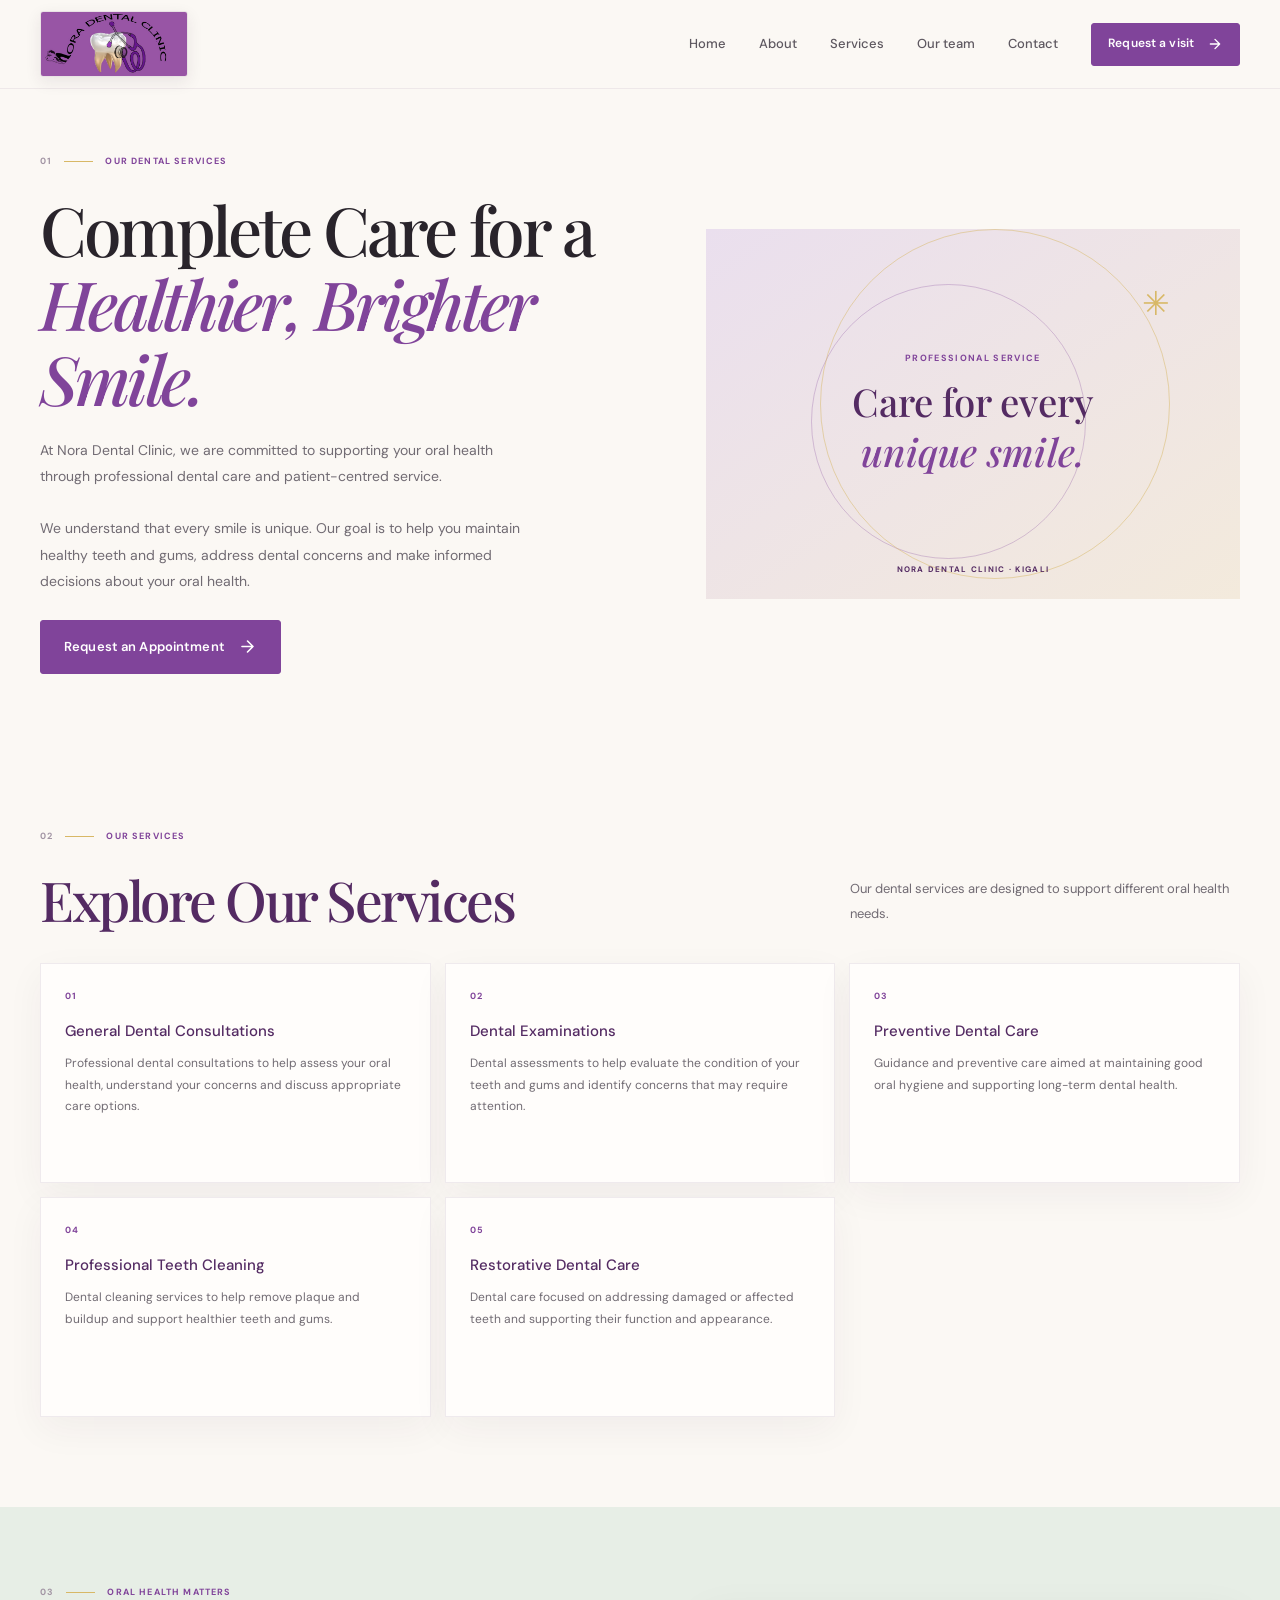
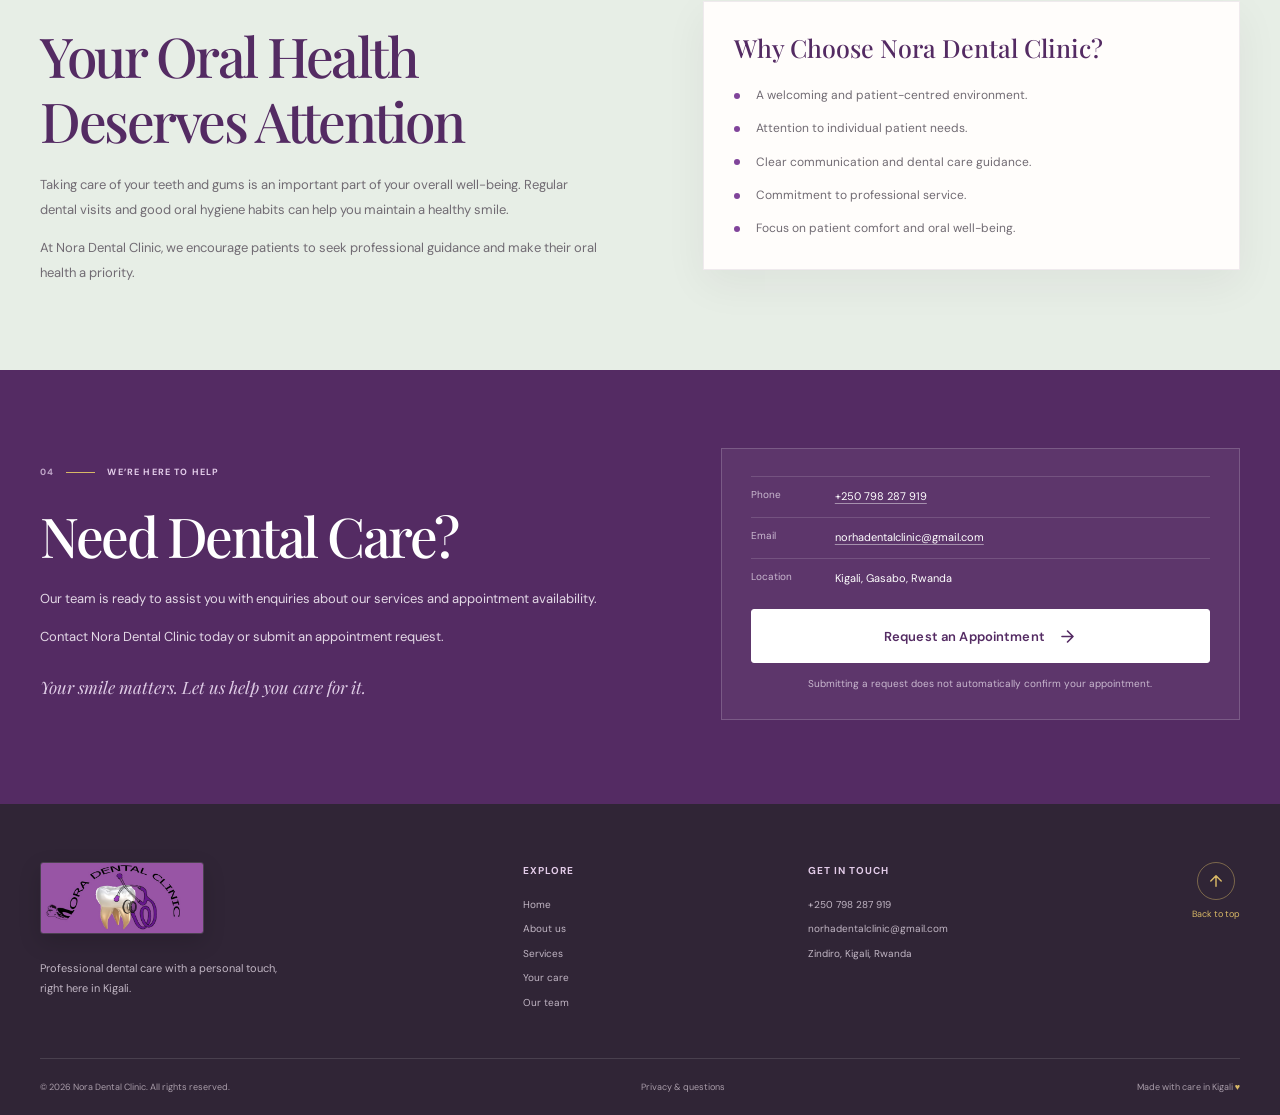
<file: frontend/services.html>
<!doctype html>
<html lang="en">
  <head>
    <meta charset="utf-8">
    <meta name="viewport" content="width=device-width, initial-scale=1">
    <meta name="theme-color" content="#fbf8f4">
    <meta name="description" content="Explore Nora Dental Clinic's dental consultations, examinations, preventive care, teeth cleaning and restorative dental care in Kigali.">
    <title>Services | Nora Dental Clinic</title>
    <link rel="icon" href="../assets/logo.png" type="image/png">
    <link rel="stylesheet" href="styles.css">
    <script src="script.js" defer></script>
  </head>
  <body>
    <a class="skip-link" href="#main">Skip to content</a>

    <header class="site-header">
      <div class="header-inner">
        <a class="brand" href="index.html#home" aria-label="Nora Dental Clinic home">
          <img class="brand-logo" src="../assets/logo.png" alt="">
        </a>

        <button class="menu-toggle" type="button" aria-expanded="false" aria-controls="primary-navigation" aria-label="Open navigation menu">
          <span></span>
          <span></span>
        </button>

        <nav class="primary-navigation" id="primary-navigation" aria-label="Main navigation">
          <a class="nav-link" href="index.html#home">Home</a>
          <a class="nav-link" href="about.html">About</a>
          <a class="nav-link" href="#services" aria-current="page">Services</a>
          <a class="nav-link" href="team.html">Our team</a>
          <a class="nav-link" href="contact.html">Contact</a>
          <a class="button button-small nav-cta" href="contact.html#request-visit">
            Request a visit
            <svg viewBox="0 0 20 20" aria-hidden="true"><path d="M4.2 10h11.6M10 4.2l5.8 5.8-5.8 5.8" fill="none" stroke="currentColor" stroke-width="1.7" stroke-linecap="round" stroke-linejoin="round"/></svg>
          </a>
        </nav>
      </div>
    </header>

    <main id="main">
      <section class="about-page-hero services-page-hero" id="services" aria-labelledby="services-title">
        <div class="about-page-hero-inner">
          <div class="about-page-copy">
            <div class="section-kicker"><span>01</span><span class="kicker-rule"></span><span>Our dental services</span></div>
            <h1 id="services-title">Complete Care for a <em>Healthier, Brighter Smile.</em></h1>
            <p>At Nora Dental Clinic, we are committed to supporting your oral health through professional dental care and patient-centred service.</p>
            <p>We understand that every smile is unique. Our goal is to help you maintain healthy teeth and gums, address dental concerns and make informed decisions about your oral health.</p>
            <a class="button" href="contact.html#request-visit">
              Request an Appointment
              <svg viewBox="0 0 20 20" aria-hidden="true"><path d="M4.2 10h11.6M10 4.2l5.8 5.8-5.8 5.8" fill="none" stroke="currentColor" stroke-width="1.7" stroke-linecap="round" stroke-linejoin="round"/></svg>
            </a>
          </div>
          <div class="about-page-art" aria-hidden="true">
            <span class="about-art-ring about-art-ring-one"></span>
            <span class="about-art-ring about-art-ring-two"></span>
            <span class="about-art-spark">✳</span>
            <div class="about-art-message">
              <span>Professional service</span>
              <strong>Care for every<br><em>unique smile.</em></strong>
            </div>
            <span class="about-art-caption">NORA DENTAL CLINIC · KIGALI</span>
          </div>
        </div>
      </section>

      <section class="services-list-section" id="explore-services" aria-labelledby="explore-services-title">
        <div class="services-list-inner">
          <div class="services-list-heading">
            <div>
              <div class="section-kicker"><span>02</span><span class="kicker-rule"></span><span>Our services</span></div>
              <h2 id="explore-services-title">Explore Our Services</h2>
            </div>
            <p>Our dental services are designed to support different oral health needs.</p>
          </div>
          <ol class="services-grid">
            <li class="service-card">
              <span class="service-card-number">01</span>
              <h3>General Dental Consultations</h3>
              <p>Professional dental consultations to help assess your oral health, understand your concerns and discuss appropriate care options.</p>
            </li>
            <li class="service-card">
              <span class="service-card-number">02</span>
              <h3>Dental Examinations</h3>
              <p>Dental assessments to help evaluate the condition of your teeth and gums and identify concerns that may require attention.</p>
            </li>
            <li class="service-card">
              <span class="service-card-number">03</span>
              <h3>Preventive Dental Care</h3>
              <p>Guidance and preventive care aimed at maintaining good oral hygiene and supporting long-term dental health.</p>
            </li>
            <li class="service-card">
              <span class="service-card-number">04</span>
              <h3>Professional Teeth Cleaning</h3>
              <p>Dental cleaning services to help remove plaque and buildup and support healthier teeth and gums.</p>
            </li>
            <li class="service-card">
              <span class="service-card-number">05</span>
              <h3>Restorative Dental Care</h3>
              <p>Dental care focused on addressing damaged or affected teeth and supporting their function and appearance.</p>
            </li>
          </ol>
        </div>
      </section>

      <section class="services-health-section" aria-labelledby="services-health-title">
        <div class="services-health-inner">
          <div class="services-health-copy">
            <div class="section-kicker"><span>03</span><span class="kicker-rule"></span><span>Oral health matters</span></div>
            <h2 id="services-health-title">Your Oral Health Deserves Attention</h2>
            <p>Taking care of your teeth and gums is an important part of your overall well-being. Regular dental visits and good oral hygiene habits can help you maintain a healthy smile.</p>
            <p>At Nora Dental Clinic, we encourage patients to seek professional guidance and make their oral health a priority.</p>
          </div>
          <div class="services-reasons-card">
            <h3>Why Choose Nora Dental Clinic?</h3>
            <ul>
              <li>A welcoming and patient-centred environment.</li>
              <li>Attention to individual patient needs.</li>
              <li>Clear communication and dental care guidance.</li>
              <li>Commitment to professional service.</li>
              <li>Focus on patient comfort and oral well-being.</li>
            </ul>
          </div>
        </div>
      </section>

      <section class="services-contact-section" aria-labelledby="services-contact-title">
        <div class="services-contact-inner">
          <div class="services-contact-copy">
            <div class="section-kicker section-kicker-light"><span>04</span><span class="kicker-rule"></span><span>We’re here to help</span></div>
            <h2 id="services-contact-title">Need Dental Care?</h2>
            <p>Our team is ready to assist you with enquiries about our services and appointment availability.</p>
            <p>Contact Nora Dental Clinic today or submit an appointment request.</p>
            <p class="services-contact-tagline">Your smile matters. Let us help you care for it.</p>
          </div>
          <div class="services-contact-card">
            <dl class="services-contact-details">
              <div><dt>Phone</dt><dd><a href="tel:+250798287919">+250 798 287 919</a></dd></div>
              <div><dt>Email</dt><dd><a href="mailto:norhadentalclinic@gmail.com">norhadentalclinic@gmail.com</a></dd></div>
              <div><dt>Location</dt><dd>Kigali, Gasabo, Rwanda</dd></div>
            </dl>
            <a class="button services-contact-button" href="contact.html#request-visit">
              Request an Appointment
              <svg viewBox="0 0 20 20" aria-hidden="true"><path d="M4.2 10h11.6M10 4.2l5.8 5.8-5.8 5.8" fill="none" stroke="currentColor" stroke-width="1.7" stroke-linecap="round" stroke-linejoin="round"/></svg>
            </a>
            <p class="services-contact-note">Submitting a request does not automatically confirm your appointment.</p>
          </div>
        </div>
      </section>
    </main>

    <footer class="site-footer">
      <div class="footer-main">
        <div class="footer-brand">
          <a class="brand brand-footer" href="index.html#home" aria-label="Nora Dental Clinic home">
            <img class="brand-logo" src="../assets/logo.png" alt="">
          </a>
          <p>Professional dental care with a personal touch, right here in Kigali.</p>
        </div>
        <div class="footer-column">
          <h2>Explore</h2>
          <a href="index.html#home">Home</a>
          <a href="about.html">About us</a>
          <a href="#services">Services</a>
          <a href="index.html#care">Your care</a>
          <a href="team.html">Our team</a>
        </div>
        <div class="footer-column">
          <h2>Get in touch</h2>
          <a href="tel:+250798287919">+250 798 287 919</a>
          <a href="mailto:norhadentalclinic@gmail.com">norhadentalclinic@gmail.com</a>
          <span>Zindiro, Kigali, Rwanda</span>
        </div>
        <a class="back-to-top" href="#services" aria-label="Back to top">
          <svg viewBox="0 0 20 20" aria-hidden="true"><path d="M10 15.8V4.2M4.2 10 10 4.2l5.8 5.8" fill="none" stroke="currentColor" stroke-width="1.6" stroke-linecap="round" stroke-linejoin="round"/></svg>
          <span>Back to top</span>
        </a>
      </div>
      <div class="footer-bottom">
        <span>© <span id="current-year">2026</span> Nora Dental Clinic. All rights reserved.</span>
        <a href="contact.html#contact-methods">Privacy &amp; questions</a>
        <span>Made with care in Kigali <span class="footer-heart" aria-hidden="true">♥</span></span>
      </div>
    </footer>
  </body>
</html>
</file>
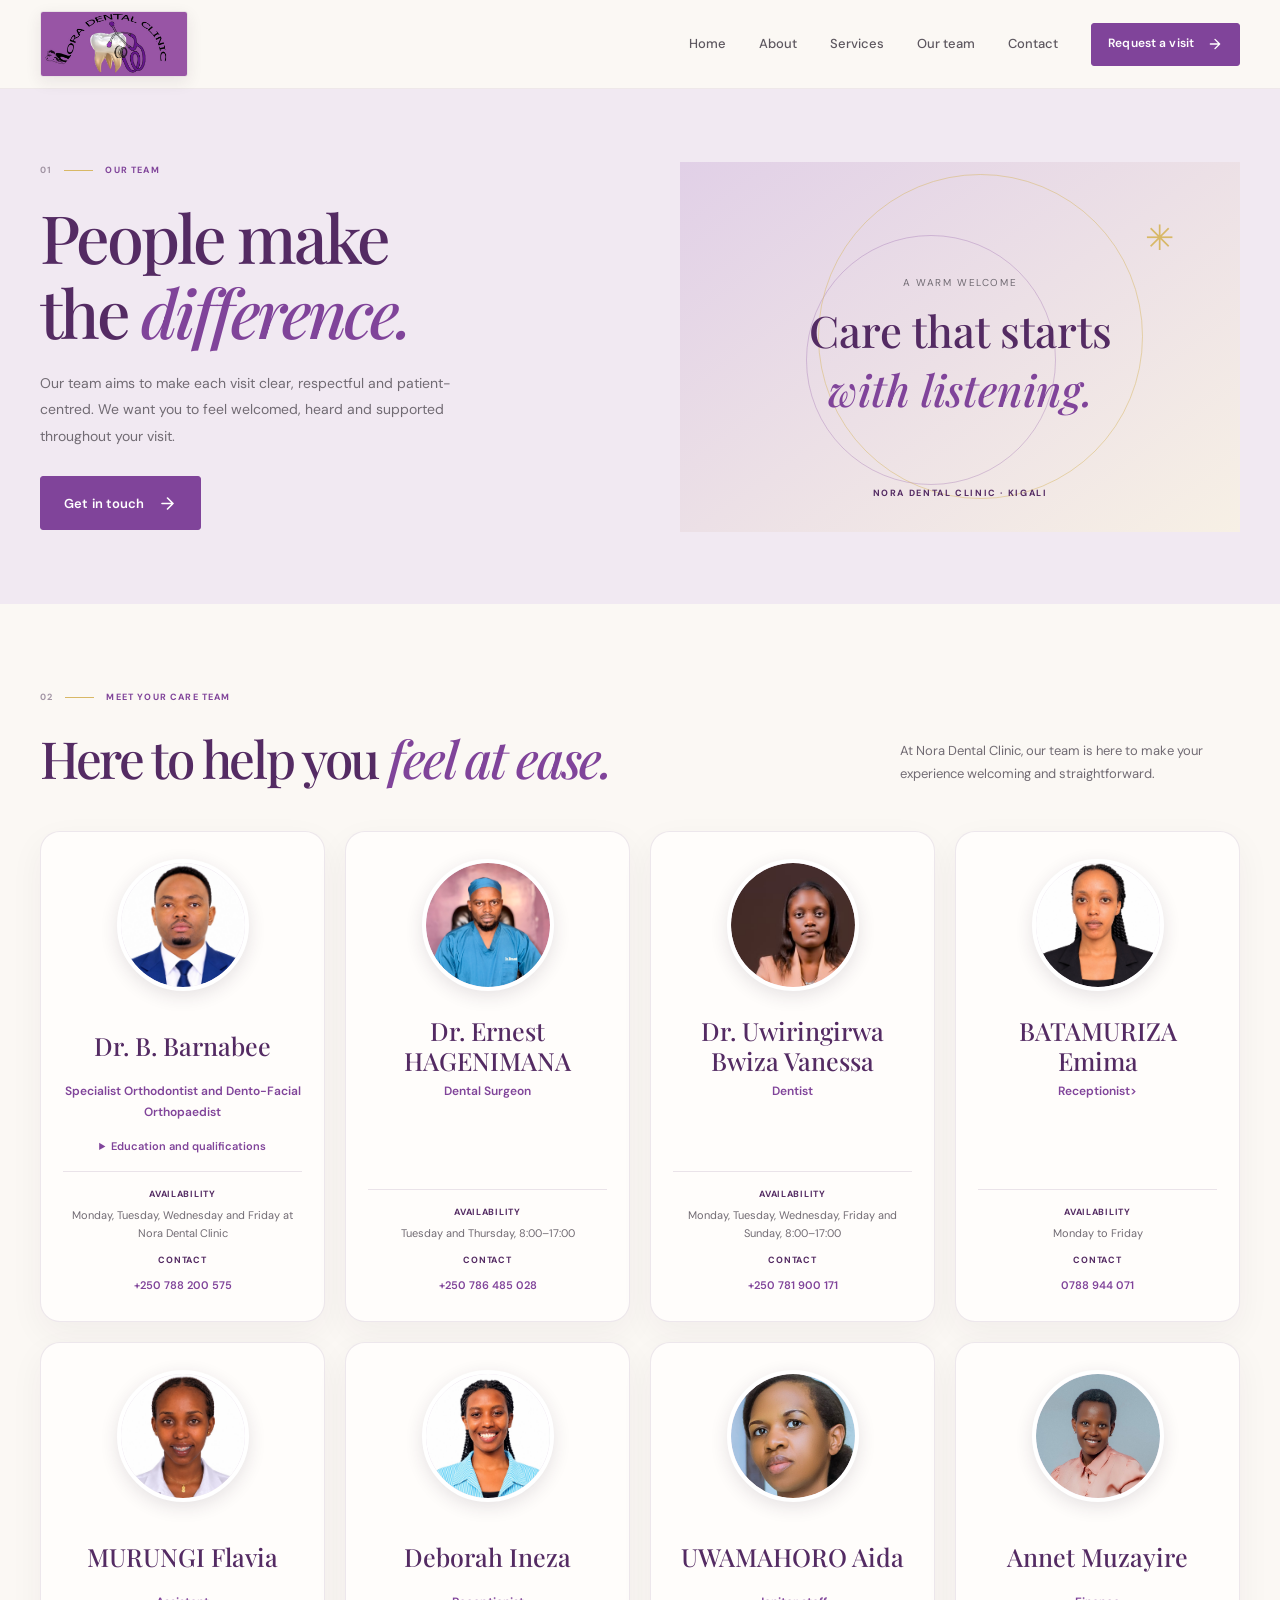
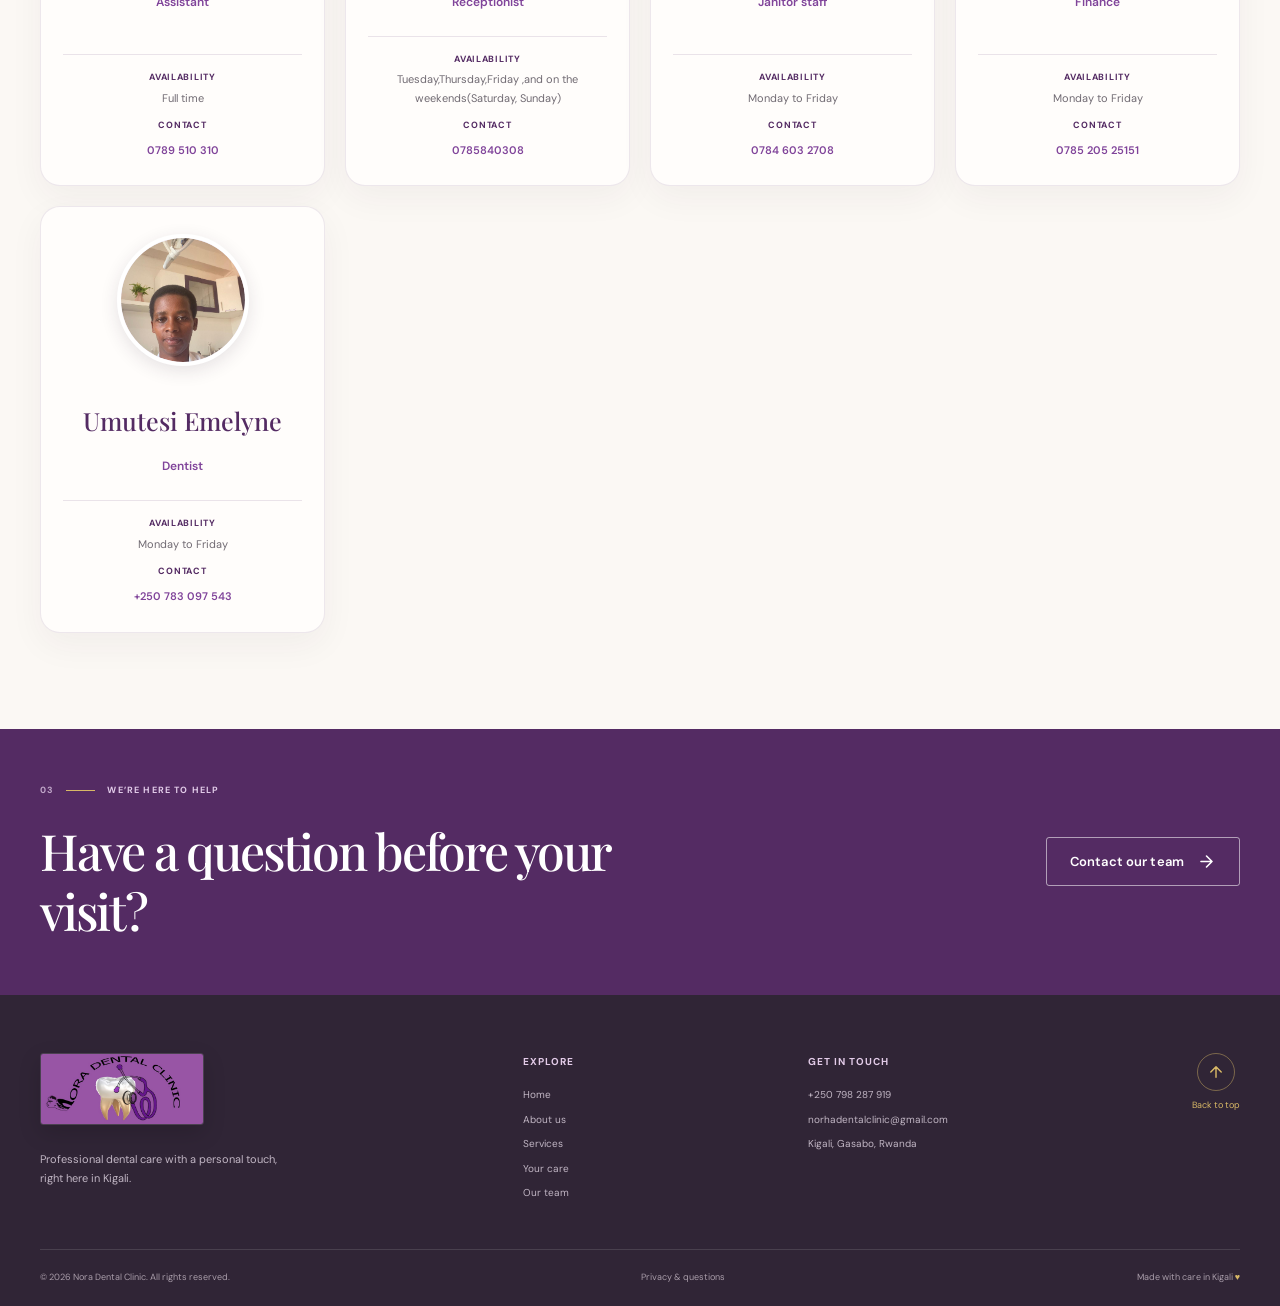
<file: frontend/team.html>
<!doctype html>
<html lang="en">
  <head>
    <meta charset="utf-8">
    <meta name="viewport" content="width=device-width, initial-scale=1">
    <meta name="theme-color" content="#fbf8f4">
    <meta name="description" content="Meet the Nora Dental Clinic team in Kigali, Gasabo, and learn about our patient-centred approach to care.">
    <title>Our Team | Nora Dental Clinic</title>
    <link rel="icon" href="../assets/logo.png" type="image/png">
    <link rel="stylesheet" href="styles.css">
    <script src="script.js" defer></script>
  </head>
  <body>
    <a class="skip-link" href="#main">Skip to content</a>

    <header class="site-header">
      <div class="header-inner">
        <a class="brand" href="index.html#home" aria-label="Nora Dental Clinic home">
          <img class="brand-logo" src="../assets/logo.png" alt="">
        </a>

        <button class="menu-toggle" type="button" aria-expanded="false" aria-controls="primary-navigation" aria-label="Open navigation menu">
          <span></span>
          <span></span>
        </button>

        <nav class="primary-navigation" id="primary-navigation" aria-label="Main navigation">
          <a class="nav-link" href="index.html#home">Home</a>
          <a class="nav-link" href="about.html">About</a>
          <a class="nav-link" href="services.html">Services</a>
          <a class="nav-link" href="#team" aria-current="page">Our team</a>
          <a class="nav-link" href="contact.html">Contact</a>
          <a class="button button-small nav-cta" href="contact.html#request-visit">
            Request a visit
            <svg viewBox="0 0 20 20" aria-hidden="true"><path d="M4.2 10h11.6M10 4.2l5.8 5.8-5.8 5.8" fill="none" stroke="currentColor" stroke-width="1.7" stroke-linecap="round" stroke-linejoin="round"/></svg>
          </a>
        </nav>
      </div>
    </header>

    <main id="main" class="team-page">
      <section class="team-page-hero" id="team" aria-labelledby="team-page-title">
        <div class="team-page-hero-inner">
          <div class="team-page-copy">
            <div class="section-kicker"><span>01</span><span class="kicker-rule"></span><span>Our team</span></div>
            <h1 id="team-page-title">People make<br>the <em>difference.</em></h1>
            <p>Our team aims to make each visit clear, respectful and patient-centred. We want you to feel welcomed, heard and supported throughout your visit.</p>
            <a class="button" href="contact.html#contact-methods">
              Get in touch
              <svg viewBox="0 0 20 20" aria-hidden="true"><path d="M4.2 10h11.6M10 4.2l5.8 5.8-5.8 5.8" fill="none" stroke="currentColor" stroke-width="1.7" stroke-linecap="round" stroke-linejoin="round"/></svg>
            </a>
          </div>
          <div class="team-page-art" aria-hidden="true">
            <span class="team-page-ring team-page-ring-one"></span>
            <span class="team-page-ring team-page-ring-two"></span>
            <span class="team-page-spark">✳</span>
            <div class="team-page-art-copy">
              <span>A warm welcome</span>
              <strong>Care that starts<br><em>with listening.</em></strong>
            </div>
            <span class="team-page-art-caption">NORA DENTAL CLINIC · KIGALI</span>
          </div>
        </div>
      </section>

      <section class="team-portraits" aria-labelledby="team-portraits-title">
        <div class="team-portraits-inner">
          <div class="team-portraits-heading">
            <div>
              <div class="section-kicker"><span>02</span><span class="kicker-rule"></span><span>Meet your care team</span></div>
              <h2 id="team-portraits-title">Here to help you <em>feel at ease.</em></h2>
            </div>
            <p>At Nora Dental Clinic, our team is here to make your experience welcoming and straightforward.</p>
          </div>
          <div class="team-profile-grid">
            <article class="team-profile" aria-labelledby="dr-barnabee-name">
              <figure class="team-profile-photo">
                <img src="../assets/Barnabee.jpeg" alt="Portrait of Dr. B. Barnabee" loading="lazy">
              </figure>
              <div class="team-profile-details">
                <h3 id="dr-barnabee-name">Dr. B. Barnabee</h3>
                <p class="team-profile-role">Specialist Orthodontist and Dento-Facial Orthopaedist</p>
                <details class="team-profile-bio">
                  <summary>Education and qualifications</summary>
                  <p>Dr. B. Barnabee graduated with a Dental Degree from the University of Rwanda (UR) in 2018, obtained a Postgraduate Certificate in Dentistry from the University of Bolton (UK), and completed a Master of Clinical Dentistry (Dento-Facial Orthodontics) at the University of Greater Manchester (UK).</p>
                </details>
                <div class="team-profile-facts">
                  <div>
                    <h4>Availability</h4>
                    <p>Monday, Tuesday, Wednesday and Friday at Nora Dental Clinic</p>
                  </div>
                  <div>
                    <h4>Contact</h4>
                    <a href="tel:+250788200575">+250 788 200 575</a>
                  </div>
                </div>
              </div>
            </article>
            <article class="team-profile" aria-labelledby="ernest-name">
              <figure class="team-profile-photo">
                <img src="../assets/Ernest%20.jpeg" alt="Portrait of Dr. Ernest HAGENIMANA" loading="lazy">
              </figure>
              <div class="team-profile-details">
                <h3 id="ernest-name">Dr. Ernest HAGENIMANA</h3>
                <p class="team-profile-role">Dental Surgeon</p>
                <div class="team-profile-facts">
                  <div>
                    <h4>Availability</h4>
                    <p>Tuesday and Thursday, 8:00–17:00</p>
                  </div>
                  <div>
                    <h4>Contact</h4>
                    <a href="tel:+250786485028">+250 786 485 028</a>
                  </div>
                </div>
              </div>
            </article>
            <article class="team-profile" aria-labelledby="vanessa-name">
              <figure class="team-profile-photo">
                <img src="../assets/vennessa.jpeg" alt="Portrait of Uwiringirwa Bwiza Vanessa" loading="lazy">
              </figure>
              <div class="team-profile-details">
                <h3 id="vanessa-name">Dr. Uwiringirwa Bwiza Vanessa</h3>
                <p class="team-profile-role">Dentist</p>
                <div class="team-profile-facts">
                  <div>
                    <h4>Availability</h4>
                    <p>Monday, Tuesday, Wednesday, Friday and Sunday, 8:00–17:00</p>
                  </div>
                  <div>
                    <h4>Contact</h4>
                    <a href="tel:+250781900171">+250 781 900 171</a>
                  </div>
                </div>
              </div>
            </article>
            <article class="team-profile" aria-labelledby="emima-name">
              <figure class="team-profile-photo">
                <img src="../assets/Emima.png"Portrait of BATAMURIZA Emima" loading="lazy">
              </figure>
              <div class="team-profile-details">
                <h3 id="emima-name">BATAMURIZA Emima</h3>
                <p class="team-profile-role">Receptionist>
                <div class="team-profile-facts">
                  <div>
                    <h4>Availability</h4>
                    <p>Monday to Friday</p>
                  </div>
                  <div>
                    <h4>Contact</h4>
                    <a href="tel:0788944071">0788 944 071</a>
                  </div>
                </div>
              </div>
            </article>
            <article class="team-profile" aria-labelledby="flavia-name">
              <figure class="team-profile-photo">
                <img src="../assets/flavia.png" alt="Portrait of MURUNGI Flavia" loading="lazy">
              </figure>
              <div class="team-profile-details">
                <h3 id="flavia-name">MURUNGI Flavia</h3>
                <p class="team-profile-role">Assistant</p>
                <div class="team-profile-facts">
                  <div>
                    <h4>Availability</h4>
                    <p>Full time</p>
                  </div>
                  <div>
                    <h4>Contact</h4>
                    <a href="tel:0789510310">0789 510 310</a>
                  </div>
                </div>
              </div>
            </article>

            <article class="team-profile" aria-labelledby="Deborah-name">
              <figure class="team-profile-photo">
                <img src="../assets/Deborah.png" alt="Portrait of  Deborah Ineza" loading="lazy">
              </figure>
              <div class="team-profile-details">
                <h3 id="Deborah-name"> Deborah Ineza</h3>
                <p class="team-profile-role">Receptionist</p>
                <div class="team-profile-facts">
                  <div>
                    <h4>Availability</h4>
                    <p>Tuesday,Thursday,Friday ,and on the weekends(Saturday, Sunday)</p>
                  </div>
                  <div>
                    <h4>Contact</h4>
                    <a href="tel:0785840308">0785840308</a>
                  </div>
                </div>
              </div>
            </article>


            <article class="team-profile" aria-labelledby="Aida-name">
              <figure class="team-profile-photo">
                <img src="../assets/Aida.png" alt="Portrait of  Aida Niyonkuru" loading="lazy">
              </figure>
              <div class="team-profile-details">
                <h3 id="Aida-name"> UWAMAHORO Aida</h3> 
                <p class="team-profile-role">Janitor staff</p>
                <div class="team-profile-facts">
                  <div>
                    <h4>Availability</h4>
                    <p>Monday to Friday</p>
                  </div>
                  <div>
                    <h4>Contact</h4>
                    <a href="tel:07846032708">0784 603 2708</a>
                  </div>
                </div>
              </div>
            </article>

            <article class="team-profile" aria-labelledby="Annet-name">
              <figure class="team-profile-photo">
                <img src="../assets/Annet.png"Portrait of  Aida Niyonkuru" loading="lazy">
              </figure>
              <div class="team-profile-details">
                <h3 id="Aida-name"> Annet Muzayire</h3>
                <p class="team-profile-role">Finance</p>
                <div class="team-profile-facts">
                  <div>
                    <h4>Availability</h4>
                    <p>Monday to Friday</p>
                  </div>
                  <div>
                    <h4>Contact</h4>
                    <a href="tel:078520525151">0785 205 25151</a>
                  </div>
                </div>
              </div>
            </article>

            <article class="team-profile" aria-labelledby="Emelyne-name">
              <figure class="team-profile-photo">
                <img src="../assets/Emelyne.png"Portrait of  Umutesi Emelyne " loading="lazy">
              </figure>
              <div class="team-profile-details">
                <h3 id="Emelyne-name"> Umutesi Emelyne </h3>
                <p class="team-profile-role">Dentist</p>
                <div class="team-profile-facts">
                  <div>
                    <h4>Availability</h4>
                    <p>Monday to Friday</p>
                  </div>
                  <div>
                    <h4>Contact</h4>
                    <a href="tel:+250 783 097 543">+250 783 097 543</a>
                  </div>
                </div>
              </div>
            </article>

          </div>
        </div>
      </section>

      <section class="team-contact">
        <div class="team-contact-inner">
          <div>
            <div class="section-kicker section-kicker-light"><span>03</span><span class="kicker-rule"></span><span>We’re here to help</span></div>
            <h2>Have a question before your visit?</h2>
          </div>
          <a class="button button-outline team-contact-button" href="contact.html#contact-methods">
            Contact our team
            <svg viewBox="0 0 20 20" aria-hidden="true"><path d="M4.2 10h11.6M10 4.2l5.8 5.8-5.8 5.8" fill="none" stroke="currentColor" stroke-width="1.7" stroke-linecap="round" stroke-linejoin="round"/></svg>
          </a>
        </div>
      </section>
    </main>

    <footer class="site-footer">
      <div class="footer-main">
        <div class="footer-brand">
          <a class="brand brand-footer" href="index.html#home" aria-label="Nora Dental Clinic home">
            <img class="brand-logo" src="../assets/logo.png" alt="">
          </a>
          <p>Professional dental care with a personal touch, right here in Kigali.</p>
        </div>
        <div class="footer-column">
          <h2>Explore</h2>
          <a href="index.html#home">Home</a>
          <a href="about.html">About us</a>
          <a href="services.html">Services</a>
          <a href="index.html#care">Your care</a>
          <a href="#team">Our team</a>
        </div>
        <div class="footer-column">
          <h2>Get in touch</h2>
          <a href="tel:+250798287919">+250 798 287 919</a>
          <a href="mailto:norhadentalclinic@gmail.com">norhadentalclinic@gmail.com</a>
          <span>Kigali, Gasabo, Rwanda</span>
        </div>
        <a class="back-to-top" href="#team" aria-label="Back to top">
          <svg viewBox="0 0 20 20" aria-hidden="true"><path d="M10 15.8V4.2M4.2 10 10 4.2l5.8 5.8" fill="none" stroke="currentColor" stroke-width="1.6" stroke-linecap="round" stroke-linejoin="round"/></svg>
          <span>Back to top</span>
        </a>
      </div>
      <div class="footer-bottom">
        <span>© <span id="current-year">2026</span> Nora Dental Clinic. All rights reserved.</span>
        <a href="contact.html">Privacy &amp; questions</a>
        <span>Made with care in Kigali <span class="footer-heart" aria-hidden="true">♥</span></span>
      </div>
    </footer>
  </body>
</html>
</file>
<file: frontend/styles.css>
@import url('https://fonts.googleapis.com/css2?family=DM+Sans:wght@400;500;600;700&family=Playfair+Display:ital,wght@0,500;0,600;0,700;1,500;1,600&display=swap');

:root {
  color-scheme: light;
  --ink: #29242b;
  --muted: #716b73;
  --purple: #80449a;
  --deep-purple: #542b63;
  --lavender: #deccE5;
  --lavender-light: #f0e8f2;
  --cream: #fbf8f4;
  --warm-white: #fffdfb;
  --gold: #d8b866;
  --green: #e7eee6;
  --body-font: "DM Sans", "Segoe UI", sans-serif;
  --display-font: "Playfair Display", Georgia, serif;
  --content-width: 1200px;
}

* {
  box-sizing: border-box;
}

html {
  scroll-behavior: smooth;
  scroll-padding-top: 100px;
}

body {
  margin: 0;
  color: var(--ink);
  background: var(--cream);
  font-family: var(--body-font);
  font-size: 15px;
  line-height: 1.65;
  -webkit-font-smoothing: antialiased;
}

body,
button,
a {
  -webkit-tap-highlight-color: transparent;
}

img,
svg {
  display: block;
}

img {
  max-width: 100%;
}

a {
  color: inherit;
}

a:focus-visible,
button:focus-visible {
  outline: 3px solid var(--gold);
  outline-offset: 4px;
}

.skip-link {
  position: fixed;
  z-index: 20;
  top: 12px;
  left: 12px;
  padding: 10px 14px;
  transform: translateY(-160%);
  border-radius: 6px;
  color: #fff;
  background: var(--deep-purple);
  text-decoration: none;
}

.skip-link:focus {
  transform: translateY(0);
}

.site-header {
  position: sticky;
  z-index: 10;
  top: 0;
  background: rgb(251 248 244 / 94%);
  border-bottom: 1px solid rgb(84 43 99 / 8%);
  backdrop-filter: blur(14px);
}

.header-inner {
  display: flex;
  align-items: center;
  justify-content: space-between;
  width: min(var(--content-width), calc(100% - 80px));
  height: 88px;
  margin: 0 auto;
}

.brand {
  display: inline-flex;
  align-items: center;
  text-decoration: none;
}

.brand-logo {
  display: block;
  width: 148px;
  height: auto;
  border: 1px solid rgb(84 43 99 / 10%);
  border-radius: 3px;
  box-shadow: 0 5px 16px rgb(52 32 57 / 9%);
}

.primary-navigation {
  display: flex;
  align-items: center;
  gap: 33px;
}

.nav-link {
  position: relative;
  color: #5e5860;
  font-size: 13px;
  font-weight: 500;
  text-decoration: none;
  transition: color 160ms ease;
}

.nav-link::after {
  position: absolute;
  right: 0;
  bottom: -7px;
  left: 0;
  height: 1px;
  transform: scaleX(0);
  transform-origin: left;
  background: var(--purple);
  content: "";
  transition: transform 160ms ease;
}

.nav-link:hover,
.nav-link:focus-visible {
  color: var(--purple);
}

.nav-link:hover::after,
.nav-link:focus-visible::after {
  transform: scaleX(1);
}

.button {
  display: inline-flex;
  align-items: center;
  justify-content: center;
  gap: 13px;
  min-height: 54px;
  padding: 0 23px;
  border: 1px solid var(--purple);
  border-radius: 3px;
  color: #fff;
  background: var(--purple);
  font-size: 13px;
  font-weight: 600;
  letter-spacing: .01em;
  text-decoration: none;
  transition: background 160ms ease, border-color 160ms ease, transform 160ms ease;
}

.button:hover {
  transform: translateY(-2px);
  border-color: var(--deep-purple);
  background: var(--deep-purple);
}

.button svg,
.text-link svg,
.care-card > a svg,
.back-to-top svg {
  width: 19px;
  height: 19px;
}

.button-small {
  min-height: 43px;
  padding: 0 16px;
  font-size: 12px;
}

.button-small svg {
  width: 16px;
  height: 16px;
}

.menu-toggle {
  display: none;
}

.section-shell {
  width: min(var(--content-width), calc(100% - 80px));
  margin-inline: auto;
}

.hero {
  position: relative;
  display: grid;
  width: 100%;
  min-height: 650px;
  grid-template-columns: 1fr 1fr;
  align-items: center;
  gap: 48px;
  margin-inline: 0;
  padding: 64px max(40px, calc((100% - var(--content-width)) / 2)) 73px;
  background-color: var(--cream);
  background-image:
    linear-gradient(90deg, #fbf8f4 0%, rgb(251 248 244 / 98%) 28%, rgb(251 248 244 / 92%) 43%, rgb(251 248 244 / 66%) 57%, rgb(251 248 244 / 12%) 78%, rgb(251 248 244 / 0%) 100%),
    url("../assets/dental-care-hero.jpg");
  background-position: center, right center;
  background-repeat: no-repeat;
  background-size: cover;
  background-attachment: scroll, fixed;
}

.hero-copy {
  position: relative;
  z-index: 1;
  min-width: 0;
  padding: 10px 0 15px;
}

.eyebrow,
.section-kicker {
  display: flex;
  align-items: center;
  gap: 10px;
  margin: 0 0 23px;
  color: var(--purple);
  font-size: 10px;
  font-weight: 700;
  letter-spacing: .15em;
  text-transform: uppercase;
}

.eyebrow-line {
  width: 29px;
  height: 1px;
  background: var(--gold);
}

h1,
h2,
h3,
p {
  margin-top: 0;
}

h1,
h2 {
  font-family: var(--display-font);
  font-weight: 500;
  letter-spacing: -.045em;
}

.hero h1 {
  max-width: 620px;
  margin-bottom: 22px;
  font-size: clamp(48px, 5.7vw, 74px);
  line-height: 1.08;
}

.hero h1 em {
  display: block;
}

h1 em,
h2 em {
  color: var(--purple);
  font-weight: 500;
}

.hero-description {
  max-width: 430px;
  margin-bottom: 29px;
  color: var(--muted);
  font-size: 15px;
  line-height: 1.85;
}

.hero-actions {
  display: flex;
  align-items: center;
  flex-wrap: wrap;
  gap: 25px;
}

.text-link {
  display: inline-flex;
  align-items: center;
  gap: 10px;
  color: var(--deep-purple);
  font-size: 13px;
  font-weight: 600;
  text-decoration: none;
}

.phone-icon {
  display: grid;
  width: 35px;
  height: 35px;
  place-items: center;
  border: 1px solid rgb(84 43 99 / 18%);
  border-radius: 50%;
}

.phone-icon svg {
  width: 17px;
  height: 17px;
}

.hero-note {
  display: flex;
  align-items: center;
  gap: 11px;
  margin-top: 54px;
  color: #807983;
  font-size: 11px;
  letter-spacing: .015em;
}

.note-sparkle {
  color: var(--gold);
  font-size: 19px;
  line-height: 1;
}

.hero-visual {
  position: relative;
  min-height: 510px;
  min-width: 0;
}

.hero-photo-credit {
  position: absolute;
  right: max(40px, calc((100% - var(--content-width)) / 2));
  bottom: 14px;
  z-index: 2;
  margin: 0;
  padding: 5px 10px;
  border: 1px solid rgb(255 255 255 / 22%);
  border-radius: 20px;
  color: #fff;
  background: rgb(41 24 41 / 50%);
  font-size: 9px;
  letter-spacing: .02em;
}

.hero-photo-credit a {
  color: #fff;
  text-underline-offset: 2px;
}

.image-caption {
  position: absolute;
  z-index: 2;
  right: -14px;
  bottom: 60px;
  display: flex;
  align-items: center;
  gap: 13px;
  min-width: 264px;
  padding: 15px 19px;
  border: 1px solid rgb(84 43 99 / 8%);
  border-radius: 3px;
  background: var(--warm-white);
  box-shadow: 0 15px 50px rgb(52 32 57 / 11%);
}

.caption-icon {
  display: grid;
  width: 40px;
  height: 40px;
  flex: 0 0 40px;
  place-items: center;
  border-radius: 50%;
  color: var(--purple);
  background: var(--lavender-light);
}

.caption-icon svg {
  width: 21px;
  height: 21px;
}

.image-caption strong,
.image-caption small {
  display: block;
}

.image-caption strong {
  color: var(--deep-purple);
  font-family: var(--display-font);
  font-size: 14px;
  font-weight: 600;
}

.image-caption small {
  margin-top: 2px;
  color: var(--muted);
  font-size: 9px;
}

.hero-location {
  position: absolute;
  z-index: 2;
  top: 70px;
  right: -9px;
  display: flex;
  align-items: center;
  gap: 8px;
  padding: 10px 14px;
  border: 1px solid rgb(84 43 99 / 8%);
  border-radius: 30px;
  background: var(--warm-white);
  color: var(--deep-purple);
  font-size: 10px;
  font-weight: 600;
  box-shadow: 0 8px 26px rgb(52 32 57 / 7%);
}

.location-dot {
  width: 7px;
  height: 7px;
  border-radius: 50%;
  background: #91a783;
  box-shadow: 0 0 0 4px #91a78324;
}

.hero-scribble {
  position: absolute;
  z-index: 2;
  bottom: 19px;
  left: 3px;
  transform: rotate(-8deg);
  padding: 5px 10px;
  border-radius: 20px;
  color: white;
  background: rgb(84 43 99 / 62%);
  font-family: var(--display-font);
  font-size: 12px;
  font-style: italic;
}

.promise-marquee {
  overflow: hidden;
  padding: 18px 0;
  color: white;
  background: var(--deep-purple);
}

.marquee-track,
.marquee-group {
  display: flex;
  width: max-content;
  align-items: center;
}

.marquee-track {
  animation: marquee-scroll 36s linear infinite;
}

.promise-marquee:hover .marquee-track {
  animation-play-state: paused;
}

.marquee-group {
  flex: 0 0 auto;
  gap: 35px;
  padding-right: 35px;
}

.marquee-group > span:not(.marquee-spark) {
  font-family: var(--display-font);
  font-size: 19px;
  font-style: italic;
  white-space: nowrap;
}

.marquee-spark {
  color: var(--gold);
  font-size: 16px;
}

@keyframes marquee-scroll {
  to {
    transform: translateX(-50%);
  }
}

.section-kicker {
  gap: 12px;
  margin-bottom: 23px;
  font-size: 9px;
  letter-spacing: .13em;
}

.section-kicker > span:first-child {
  color: #a295a4;
}

.kicker-rule {
  width: 29px;
  height: 1px;
  background: var(--gold);
}

.care-heading h2,
.contact-copy h2 {
  margin-bottom: 0;
  font-size: clamp(39px, 4.3vw, 56px);
  line-height: 1.18;
}

.about-page-hero {
  overflow: hidden;
  background: var(--cream);
}

.about-page-hero-inner {
  display: grid;
  width: min(var(--content-width), calc(100% - 80px));
  min-height: 525px;
  grid-template-columns: 1.05fr .95fr;
  align-items: center;
  gap: 75px;
  margin: 0 auto;
  padding: 65px 0 78px;
}

.about-page-copy h1 {
  max-width: 650px;
  margin-bottom: 21px;
  font-family: var(--display-font);
  font-size: clamp(46px, 5.3vw, 69px);
  font-weight: 500;
  letter-spacing: -.05em;
  line-height: 1.1;
}

.about-page-copy h1 em,
.about-location h2 em {
  color: var(--purple);
  font-weight: 500;
}

.about-page-copy > p {
  max-width: 500px;
  margin-bottom: 25px;
  color: var(--muted);
  font-size: 14px;
  line-height: 1.9;
}

.about-page-art {
  position: relative;
  display: grid;
  min-height: 370px;
  place-items: center;
  overflow: hidden;
  background: linear-gradient(145deg, #eadfee, #f3eadc);
}

.about-art-ring {
  position: absolute;
  width: 275px;
  height: 275px;
  border: 1px solid rgb(128 68 154 / 28%);
  border-radius: 50%;
}

.about-art-ring-one {
  transform: translate(-24px, 8px);
}

.about-art-ring-two {
  width: 350px;
  height: 350px;
  border-color: rgb(216 184 102 / 50%);
  transform: translate(22px, -10px);
}

.about-art-spark {
  position: absolute;
  top: 48px;
  right: 70px;
  color: var(--gold);
  font-size: 33px;
}

.about-art-message {
  position: relative;
  z-index: 1;
  text-align: center;
}

.about-art-message > span {
  display: block;
  margin-bottom: 11px;
  color: var(--purple);
  font-size: 9px;
  font-weight: 700;
  letter-spacing: .15em;
  text-transform: uppercase;
}

.about-art-message strong {
  color: var(--deep-purple);
  font-family: var(--display-font);
  font-size: clamp(28px, 3vw, 39px);
  font-weight: 500;
  line-height: 1.3;
}

.about-art-message em {
  color: var(--purple);
  font-weight: 500;
}

.about-art-caption {
  position: absolute;
  bottom: 23px;
  color: var(--deep-purple);
  font-size: 8px;
  font-weight: 700;
  letter-spacing: .16em;
}

.about-approach {
  background: #f2ecef;
}

.about-approach-inner {
  width: min(var(--content-width), calc(100% - 80px));
  margin: 0 auto;
  padding: 79px 0 84px;
}

.about-approach-heading {
  display: grid;
  grid-template-columns: 1.1fr .9fr;
  align-items: end;
  gap: 50px;
}

.about-approach-heading h2,
.about-location h2 {
  max-width: 620px;
  margin: 0;
  font-family: var(--display-font);
  font-size: clamp(38px, 4.3vw, 55px);
  font-weight: 500;
  letter-spacing: -.045em;
  line-height: 1.18;
}

.about-approach-heading h2 em {
  color: var(--purple);
  font-weight: 500;
}

.about-approach-copy {
  max-width: 390px;
  color: var(--muted);
  font-size: 13px;
  line-height: 1.9;
}

.about-approach-copy p {
  margin: 0 0 12px;
}

.about-approach-copy p:last-child {
  margin-bottom: 0;
}

.about-mission-vision {
  background: var(--cream);
}

.about-mission-vision-inner,
.about-core-values-inner {
  width: min(var(--content-width), calc(100% - 80px));
  margin: 0 auto;
  padding: 78px 0 84px;
}

.about-mission-vision-inner > h2,
.about-core-values-inner > h2 {
  margin: 0;
  color: var(--deep-purple);
  font-family: var(--display-font);
  font-size: clamp(38px, 4.3vw, 55px);
  font-weight: 500;
  letter-spacing: -.045em;
  line-height: 1.18;
}

.about-mission-vision-grid {
  display: grid;
  grid-template-columns: repeat(2, minmax(0, 1fr));
  gap: 16px;
  margin-top: 32px;
}

.about-mission-vision-grid .about-value {
  min-height: 0;
}

.about-core-values {
  background: #f2ecef;
}

.about-core-values-inner {
  padding-top: 78px;
  padding-bottom: 84px;
}

.about-values {
  display: grid;
  grid-template-columns: repeat(5, minmax(0, 1fr));
  gap: 14px;
  margin-top: 32px;
}

.about-value {
  position: relative;
  min-height: 194px;
  padding: 27px 24px;
  border: 1px solid rgb(84 43 99 / 9%);
  background: var(--warm-white);
}

.about-value-number {
  display: block;
  margin-bottom: 22px;
  color: var(--purple);
  font-family: var(--display-font);
  font-size: 15px;
  font-style: italic;
}

.about-value h3 {
  margin-bottom: 8px;
  color: var(--deep-purple);
  font-family: var(--display-font);
  font-size: 21px;
  font-weight: 600;
}

.about-value p {
  max-width: 280px;
  margin-bottom: 0;
  color: var(--muted);
  font-size: 11px;
  line-height: 1.8;
}

.about-location {
  color: white;
  background: var(--deep-purple);
}

.about-location-inner {
  display: flex;
  width: min(var(--content-width), calc(100% - 80px));
  min-height: 250px;
  align-items: center;
  justify-content: space-between;
  gap: 35px;
  margin: 0 auto;
  padding: 48px 0;
}

.about-location h2 {
  color: white;
}

.about-location h2 em {
  color: #decbe5;
}

.about-location-button {
  flex: 0 0 auto;
  border-color: rgb(255 255 255 / 48%);
  color: white;
}

.about-location-button:hover {
  border-color: white;
  color: var(--deep-purple);
  background: white;
}

.about-visit-inner {
  display: grid;
  grid-template-columns: minmax(0, 1fr) minmax(0, .9fr);
  align-items: start;
  gap: 72px;
  min-height: 0;
}

.about-commitment-copy h2 {
  margin-bottom: 20px;
}

.about-commitment-copy p {
  max-width: 530px;
  margin: 0 0 14px;
  color: #e3d8e6;
  font-size: 12px;
  line-height: 1.9;
}

.about-commitment-copy p:last-child {
  margin-bottom: 0;
}

.about-visit-card {
  padding: 26px 28px;
  border: 1px solid rgb(255 255 255 / 18%);
  background: rgb(255 255 255 / 5%);
}

.about-visit-welcome {
  margin: 0 0 20px;
  color: white;
  font-family: var(--display-font);
  font-size: 19px;
  line-height: 1.5;
}

.about-visit-details {
  display: grid;
  gap: 12px;
  margin: 0 0 22px;
}

.about-visit-details > div {
  display: grid;
  grid-template-columns: 72px minmax(0, 1fr);
  gap: 12px;
  padding-top: 10px;
  border-top: 1px solid rgb(255 255 255 / 14%);
}

.about-visit-details dt {
  color: #c9b8cf;
  font-size: 10px;
}

.about-visit-details dd {
  min-width: 0;
  margin: 0;
  color: white;
  font-size: 11px;
  overflow-wrap: anywhere;
}

.about-visit-details a {
  color: inherit;
  text-decoration-color: rgb(255 255 255 / 45%);
  text-underline-offset: 3px;
}

.about-visit-button {
  border-color: white;
  color: var(--deep-purple);
  background: white;
}

.about-visit-button:hover {
  border-color: white;
  color: white;
  background: transparent;
}

.services-list-section {
  background: var(--cream);
}

.services-list-inner {
  width: min(var(--content-width), calc(100% - 80px));
  margin: 0 auto;
  padding: 77px 0 90px;
}

.services-list-heading {
  display: flex;
  align-items: end;
  justify-content: space-between;
  gap: 35px;
  margin-bottom: 32px;
}

.services-list-heading h2,
.services-health-copy h2,
.services-contact-copy h2 {
  max-width: 650px;
  margin: 0;
  color: var(--deep-purple);
  font-family: var(--display-font);
  font-size: clamp(38px, 4.3vw, 55px);
  font-weight: 500;
  letter-spacing: -.045em;
  line-height: 1.18;
}

.services-list-heading > p {
  max-width: 390px;
  margin: 0 0 5px;
  color: var(--muted);
  font-size: 13px;
  line-height: 1.9;
}

.services-grid {
  display: grid;
  grid-template-columns: repeat(3, minmax(0, 1fr));
  gap: 14px;
  margin: 0;
  padding: 0;
  list-style: none;
}

.service-card {
  min-height: 220px;
  padding: 25px 24px;
  border: 1px solid rgb(84 43 99 / 9%);
  background: var(--warm-white);
  box-shadow: 0 12px 35px rgb(52 32 57 / 5%);
}

.service-card-number {
  display: block;
  margin-bottom: 17px;
  color: var(--purple);
  font-size: 9px;
  font-weight: 700;
  letter-spacing: .12em;
}

.service-card h3 {
  margin: 0 0 10px;
  color: var(--deep-purple);
  font-family: var(--body-font);
  font-size: 15px;
  font-weight: 500;
  line-height: 1.45;
}

.service-card p {
  margin: 0;
  color: var(--muted);
  font-size: 12px;
  line-height: 1.8;
}

.services-health-section {
  background: var(--green);
}

.services-health-inner {
  display: grid;
  width: min(var(--content-width), calc(100% - 80px));
  grid-template-columns: minmax(0, 1.05fr) minmax(0, .95fr);
  align-items: center;
  gap: 70px;
  margin: 0 auto;
  padding: 78px 0 84px;
}

.services-health-copy h2 {
  margin-bottom: 20px;
}

.services-health-copy > p,
.services-contact-copy > p {
  max-width: 560px;
  margin: 0 0 14px;
  color: var(--muted);
  font-size: 13px;
  line-height: 1.9;
}

.services-health-copy > p:last-child,
.services-contact-copy > p:last-child {
  margin-bottom: 0;
}

.services-reasons-card {
  padding: 30px;
  border: 1px solid rgb(84 43 99 / 9%);
  background: var(--warm-white);
  box-shadow: 0 14px 40px rgb(52 32 57 / 6%);
}

.services-reasons-card h3 {
  margin: 0 0 20px;
  color: var(--deep-purple);
  font-family: var(--display-font);
  font-size: 25px;
  font-weight: 500;
  line-height: 1.3;
}

.services-reasons-card ul {
  display: grid;
  gap: 13px;
  margin: 0;
  padding: 0;
  list-style: none;
}

.services-reasons-card li {
  position: relative;
  padding-left: 22px;
  color: var(--muted);
  font-size: 12px;
  line-height: 1.7;
}

.services-reasons-card li::before {
  position: absolute;
  top: .65em;
  left: 0;
  width: 6px;
  height: 6px;
  border-radius: 50%;
  background: var(--purple);
  content: "";
}

.services-contact-section {
  color: white;
  background: var(--deep-purple);
}

.services-contact-inner {
  display: grid;
  width: min(var(--content-width), calc(100% - 80px));
  grid-template-columns: minmax(0, 1fr) minmax(0, .85fr);
  align-items: center;
  gap: 70px;
  margin: 0 auto;
  padding: 78px 0 84px;
}

.services-contact-copy h2 {
  margin-bottom: 19px;
  color: white;
}

.services-contact-copy > p {
  color: #e3d8e6;
}

.services-contact-copy .services-contact-tagline {
  margin-top: 21px;
  color: #decbe5;
  font-family: var(--display-font);
  font-size: 17px;
  font-style: italic;
}

.services-contact-card {
  padding: 27px 29px;
  border: 1px solid rgb(255 255 255 / 18%);
  background: rgb(255 255 255 / 5%);
}

.services-contact-details {
  display: grid;
  gap: 12px;
  margin: 0 0 22px;
}

.services-contact-details > div {
  display: grid;
  grid-template-columns: 72px minmax(0, 1fr);
  gap: 12px;
  padding-top: 10px;
  border-top: 1px solid rgb(255 255 255 / 14%);
}

.services-contact-details dt {
  color: #c9b8cf;
  font-size: 10px;
}

.services-contact-details dd {
  min-width: 0;
  margin: 0;
  color: white;
  font-size: 11px;
  overflow-wrap: anywhere;
}

.services-contact-details a {
  color: inherit;
  text-decoration-color: rgb(255 255 255 / 45%);
  text-underline-offset: 3px;
}

.services-contact-button {
  width: 100%;
  border-color: white;
  color: var(--deep-purple);
  background: white;
}

.services-contact-button:hover {
  border-color: white;
  color: white;
  background: transparent;
}

.services-contact-note {
  margin: 13px 0 0;
  color: #c9b8cf;
  font-size: 10px;
  line-height: 1.6;
  text-align: center;
}

.care-section {
  padding-top: 98px;
  padding-bottom: 104px;
}

.care-heading {
  display: flex;
  align-items: end;
  justify-content: space-between;
  gap: 35px;
  margin-bottom: 40px;
}

.care-heading h2 {
  font-size: clamp(42px, 4.5vw, 58px);
}

.care-heading > p {
  max-width: 330px;
  margin-bottom: 5px;
  color: var(--muted);
  font-size: 13px;
  line-height: 1.9;
}

.home-welcome {
  display: grid;
  grid-template-columns: minmax(0, .9fr) minmax(0, 1.1fr);
  align-items: center;
  gap: 78px;
  padding-top: 98px;
  padding-bottom: 98px;
}

.home-welcome-heading h2 {
  margin: 0;
  color: var(--deep-purple);
  font-size: clamp(42px, 4.5vw, 58px);
  line-height: 1.18;
}

.home-welcome-copy {
  padding-left: 42px;
  border-left: 1px solid rgb(84 43 99 / 17%);
}

.home-welcome-copy p,
.home-health-copy p {
  max-width: 580px;
  margin: 0 0 15px;
  color: var(--muted);
  font-size: 13px;
  line-height: 1.9;
}

.home-welcome-copy p:last-child,
.home-health-copy p:last-child {
  margin-bottom: 0;
}

.care-carousel {
  border: 1px solid rgb(84 43 99 / 9%);
  background: var(--warm-white);
  box-shadow: 0 18px 55px rgb(52 32 57 / 6%);
}

.care-quality-list {
  display: grid;
  grid-template-columns: repeat(5, minmax(0, 1fr));
  gap: 13px;
  margin: 0;
  padding: 0;
  list-style: none;
}

.care-quality-list li {
  display: flex;
  min-height: 175px;
  flex-direction: column;
  justify-content: space-between;
  padding: 21px 19px;
  border: 1px solid rgb(84 43 99 / 9%);
  background: var(--warm-white);
  box-shadow: 0 12px 35px rgb(52 32 57 / 5%);
}

.care-quality-list li:nth-child(even) {
  background: var(--lavender-light);
}

.care-quality-list li > span {
  color: #a295a4;
  font-size: 9px;
  font-weight: 700;
  letter-spacing: .12em;
}

.care-quality-list strong {
  color: var(--deep-purple);
  font-family: var(--display-font);
  font-size: 18px;
  font-weight: 500;
  line-height: 1.35;
}

.home-health-section {
  background: var(--green);
}

.home-health-inner {
  display: grid;
  grid-template-columns: minmax(0, 1.1fr) minmax(280px, .9fr);
  align-items: center;
  gap: 75px;
  padding-top: 83px;
  padding-bottom: 83px;
}

.home-health-copy h2 {
  max-width: 620px;
  margin: 0 0 20px;
  color: var(--deep-purple);
  font-size: clamp(40px, 4.5vw, 56px);
  line-height: 1.18;
}

.home-health-art {
  position: relative;
  display: grid;
  min-height: 280px;
  place-items: center;
  overflow: hidden;
  background: rgb(255 253 251 / 48%);
}

.home-health-art::before,
.home-health-art::after {
  position: absolute;
  width: 220px;
  height: 220px;
  border: 1px solid rgb(84 43 99 / 15%);
  border-radius: 50%;
  content: "";
}

.home-health-art::after {
  width: 270px;
  height: 270px;
  border-color: rgb(84 43 99 / 9%);
}

.home-health-icon {
  z-index: 1;
  display: grid;
  width: 104px;
  height: 104px;
  place-items: center;
  border-radius: 50%;
  color: var(--purple);
  background: var(--warm-white);
  box-shadow: 0 14px 36px rgb(52 32 57 / 9%);
}

.home-health-icon svg {
  width: 46px;
  height: 46px;
}

.home-health-caption {
  position: absolute;
  z-index: 1;
  bottom: 20px;
  color: var(--deep-purple);
  font-family: var(--display-font);
  font-size: 14px;
  font-style: italic;
}

.care-carousel-viewport {
  overflow: hidden;
}

.care-slide {
  position: relative;
  display: flex;
  min-height: 315px;
  flex-direction: column;
  justify-content: space-between;
  overflow: hidden;
  padding: 32px 42px;
  isolation: isolate;
}

.care-slide[hidden] {
  display: none;
}

.care-slide-lavender {
  background: #eee5f0;
}

.care-slide-cream {
  background: #f3eadc;
}

.care-slide-green {
  background: #e7ece4;
}

.card-index {
  position: absolute;
  z-index: 1;
  top: 31px;
  left: 42px;
  color: #756b77;
  font-size: 9px;
  font-weight: 600;
  letter-spacing: .1em;
  text-transform: uppercase;
}

.slide-copy {
  position: relative;
  z-index: 1;
  max-width: 550px;
  margin-top: 40px;
}

.slide-copy h3 {
  margin-bottom: 12px;
  color: var(--deep-purple);
  font-family: var(--display-font);
  font-size: clamp(32px, 4vw, 46px);
  font-weight: 500;
  letter-spacing: -.04em;
}

.slide-copy p {
  max-width: 470px;
  margin-bottom: 17px;
  color: #6f6871;
  font-size: 13px;
  line-height: 1.85;
}

.slide-link {
  display: inline-flex;
  align-items: center;
  gap: 10px;
  padding-bottom: 4px;
  border-bottom: 1px solid var(--purple);
  color: var(--deep-purple);
  font-size: 11px;
  font-weight: 700;
  text-decoration: none;
}

.slide-link span {
  font-size: 14px;
}

.slide-art {
  position: absolute;
  z-index: 1;
  display: grid;
  width: 175px;
  height: 175px;
  place-items: center;
  color: var(--purple);
  opacity: .8;
  pointer-events: none;
}

.slide-art-sun {
  top: 50%;
  right: 13%;
  transform: translateY(-50%);
  border: 1px solid rgb(128 68 154 / 30%);
  border-radius: 50%;
}

.slide-art-sun::before,
.slide-art-sun::after,
.slide-art-sun span {
  position: absolute;
  width: 54px;
  height: 54px;
  border: 1px solid rgb(128 68 154 / 45%);
  border-radius: 50%;
  content: "";
}

.slide-art-sun::before {
  transform: translateY(-28px);
}

.slide-art-sun::after {
  transform: translateY(28px);
}

.slide-art-sun span {
  transform: translateX(28px);
}

.slide-art-spark {
  top: 50%;
  right: 13%;
  transform: translateY(-50%);
  font-size: 165px;
  font-weight: 300;
}

.slide-art-flower {
  top: 50%;
  right: 13%;
  transform: translateY(-50%);
  border: 1px solid rgb(84 95 73 / 23%);
  border-radius: 50%;
}

.slide-art-flower::before,
.slide-art-flower::after,
.slide-art-flower span {
  position: absolute;
  width: 42px;
  height: 70px;
  border: 1px solid rgb(84 95 73 / 40%);
  border-radius: 50%;
  content: "";
}

.slide-art-flower::before {
  transform: rotate(60deg);
}

.slide-art-flower::after {
  transform: rotate(-60deg);
}

.slide-art-flower span {
  height: 52px;
}

.carousel-controls {
  display: flex;
  min-height: 70px;
  align-items: center;
  gap: 20px;
  padding: 12px 25px;
  border-top: 1px solid rgb(84 43 99 / 9%);
}

.carousel-pagination,
.carousel-arrows {
  display: flex;
  align-items: center;
  gap: 9px;
}

.carousel-dot {
  display: grid;
  width: 32px;
  height: 32px;
  place-items: center;
  border: 0;
  border-radius: 50%;
  background: transparent;
  cursor: pointer;
}

.carousel-dot::before {
  width: 7px;
  height: 7px;
  border-radius: 50%;
  background: #c9bdcc;
  content: "";
  transition: width 180ms ease, border-radius 180ms ease, background 180ms ease;
}

.carousel-dot.is-active::before {
  width: 23px;
  border-radius: 5px;
  background: var(--purple);
}

.carousel-count {
  display: flex;
  gap: 7px;
  margin-left: auto;
  color: #827985;
  font-size: 10px;
  font-weight: 600;
  letter-spacing: .08em;
}

.carousel-count [data-current-slide] {
  color: var(--deep-purple);
}

.carousel-arrow {
  display: grid;
  width: 38px;
  height: 38px;
  place-items: center;
  border: 1px solid rgb(84 43 99 / 18%);
  border-radius: 50%;
  color: var(--deep-purple);
  background: transparent;
  cursor: pointer;
  transition: color 160ms ease, background 160ms ease, border-color 160ms ease;
}

.carousel-arrow:hover {
  border-color: var(--deep-purple);
  color: white;
  background: var(--deep-purple);
}

.carousel-arrow svg {
  width: 18px;
  height: 18px;
}

.team-page-hero {
  overflow: hidden;
  background: #f1e9f2;
}

.team-page-hero-inner {
  display: grid;
  width: min(var(--content-width), calc(100% - 80px));
  min-height: 515px;
  grid-template-columns: 1fr 1fr;
  align-items: center;
  gap: 80px;
  margin: 0 auto;
  padding: 68px 0;
}

.team-page-copy {
  max-width: 500px;
}

.team-page-copy h1 {
  margin: 0 0 20px;
  color: var(--deep-purple);
  font-family: var(--display-font);
  font-size: clamp(48px, 5.2vw, 68px);
  font-weight: 500;
  line-height: 1.12;
}

.team-page-copy h1 em,
.team-portraits-heading h2 em {
  color: var(--purple);
  font-weight: 500;
}

.team-page-copy > p {
  max-width: 450px;
  margin: 0 0 27px;
  color: var(--muted);
  font-size: 14px;
  line-height: 1.9;
}

.team-page-art {
  position: relative;
  display: grid;
  min-height: 370px;
  place-items: center;
  overflow: hidden;
  background: linear-gradient(145deg, #e1d0e7, #f7f0e5);
}

.team-page-ring {
  position: absolute;
  width: 250px;
  height: 250px;
  border: 1px solid rgb(128 68 154 / 26%);
  border-radius: 50%;
}

.team-page-ring-one {
  transform: translate(-29px, 13px);
}

.team-page-ring-two {
  width: 325px;
  height: 325px;
  border-color: rgb(216 184 102 / 50%);
  transform: translate(20px, -10px);
}

.team-page-spark {
  position: absolute;
  top: 48px;
  right: 66px;
  color: var(--gold);
  font-size: 35px;
}

.team-page-art-copy {
  position: relative;
  z-index: 1;
  text-align: center;
}

.team-page-art-copy > span {
  display: block;
  margin-bottom: 10px;
  color: var(--muted);
  font-size: 10px;
  letter-spacing: .16em;
  text-transform: uppercase;
}

.team-page-art-copy strong {
  color: var(--deep-purple);
  font-family: var(--display-font);
  font-size: clamp(32px, 3.4vw, 44px);
  font-weight: 500;
  line-height: 1.35;
}

.team-page-art-copy em {
  color: var(--purple);
  font-weight: 500;
}

.team-page-art-caption {
  position: absolute;
  bottom: 31px;
  color: var(--deep-purple);
  font-size: 9px;
  font-weight: 700;
  letter-spacing: .18em;
}

.team-portraits-inner {
  width: min(var(--content-width), calc(100% - 80px));
  margin: 0 auto;
  padding: 86px 0 96px;
}

.team-portraits-heading {
  display: flex;
  align-items: end;
  justify-content: space-between;
  gap: 50px;
}

.team-portraits-heading h2 {
  max-width: 620px;
  margin: 0;
  color: var(--deep-purple);
  font-family: var(--display-font);
  font-size: clamp(38px, 4vw, 52px);
  font-weight: 500;
  line-height: 1.2;
}

.team-portraits-heading > p {
  max-width: 340px;
  margin: 0 0 4px;
  color: var(--muted);
  font-size: 13px;
  line-height: 1.8;
}

.team-profile-grid {
  display: grid;
  grid-template-columns: repeat(auto-fit, minmax(min(100%, 250px), 1fr));
  align-items: stretch;
  gap: 20px;
  margin-top: 42px;
}

.team-profile {
  display: flex;
  min-width: 0;
  flex-direction: column;
  align-items: center;
  padding: 27px 22px 24px;
  border: 1px solid rgb(84 43 99 / 10%);
  border-radius: 20px;
  background: var(--warm-white);
  box-shadow: 0 12px 34px rgb(52 32 57 / 5%);
}

.team-profile-photo {
  width: 132px;
  height: 132px;
  flex: 0 0 auto;
  margin: 0 0 17px;
  overflow: hidden;
  border: 4px solid white;
  border-radius: 50%;
  background: var(--lavender-light);
  box-shadow: 0 5px 18px rgb(52 32 57 / 12%);
}

.team-profile-photo img {
  width: 100%;
  height: 100%;
  border-radius: 50%;
  object-fit: cover;
  object-position: center 24%;
}

.team-profile-details {
  display: flex;
  width: 100%;
  flex: 1;
  align-items: center;
  flex-direction: column;
  text-align: center;
}

.team-profile-details h3 {
  display: flex;
  min-height: 2.4em;
  align-items: center;
  justify-content: center;
  margin: 8px 0 5px;
  color: var(--deep-purple);
  font-family: var(--display-font);
  font-size: clamp(21px, 2vw, 25px);
  font-weight: 500;
  line-height: 1.2;
  overflow-wrap: anywhere;
}

.team-profile-role {
  display: flex;
  min-height: 44px;
  align-items: flex-start;
  justify-content: center;
  margin: 0;
  color: var(--purple);
  font-size: 12px;
  font-weight: 600;
  line-height: 1.7;
}

.team-profile-bio {
  width: 100%;
  margin-top: 13px;
  text-align: left;
}

.team-profile-bio summary {
  color: var(--purple);
  cursor: pointer;
  font-size: 11px;
  font-weight: 600;
  line-height: 1.6;
  text-align: center;
}

.team-profile-bio p {
  margin: 10px 0 0;
  color: var(--muted);
  font-size: 11px;
  line-height: 1.75;
}

.team-profile-facts {
  display: grid;
  width: 100%;
  gap: 11px;
  margin-top: auto;
  padding-top: 15px;
  border-top: 1px solid rgb(84 43 99 / 12%);
}

.team-profile-bio + .team-profile-facts {
  margin-top: 15px;
}

.team-profile-facts h4 {
  margin: 0 0 4px;
  color: var(--deep-purple);
  font-size: 9px;
  letter-spacing: .08em;
  text-transform: uppercase;
}

.team-profile-facts p,
.team-profile-facts a {
  margin: 0;
  color: var(--muted);
  font-size: 11px;
  line-height: 1.65;
  overflow-wrap: anywhere;
}

.team-profile-facts a {
  color: var(--purple);
  font-weight: 600;
  text-decoration: none;
}

.team-profile-facts a:hover {
  text-decoration: underline;
}

.team-contact {
  color: white;
  background: var(--deep-purple);
}

.team-contact-inner {
  display: flex;
  width: min(var(--content-width), calc(100% - 80px));
  min-height: 245px;
  align-items: center;
  justify-content: space-between;
  gap: 40px;
  margin: 0 auto;
  padding: 54px 0;
}

.team-contact h2 {
  max-width: 610px;
  margin: 0;
  color: white;
  font-family: var(--display-font);
  font-size: clamp(36px, 4vw, 50px);
  font-weight: 500;
  line-height: 1.2;
}

.button-outline {
  min-height: 49px;
  border-color: rgb(84 43 99 / 35%);
  color: var(--deep-purple);
  background: transparent;
}

.button-outline:hover {
  border-color: var(--deep-purple);
  color: white;
}

.team-contact-button {
  flex: 0 0 auto;
  border-color: rgb(255 255 255 / 55%);
  color: white;
}

.team-contact-button:hover {
  border-color: white;
  color: var(--deep-purple);
  background: white;
}

.contact-section {
  padding-top: 95px;
  padding-bottom: 92px;
}

.contact-card {
  display: grid;
  min-height: 400px;
  grid-template-columns: 1fr .85fr;
  gap: 70px;
  align-items: center;
  padding: 56px 66px;
  border-radius: 4px;
  color: white;
  background: var(--deep-purple);
}

.section-kicker-light {
  color: #e2cce9;
}

.section-kicker-light > span:first-child {
  color: #c1a8ca;
}

.contact-copy h2 {
  margin-bottom: 18px;
  font-size: clamp(40px, 4.3vw, 55px);
}

.contact-copy h2 em {
  color: #ddc5e5;
}

.contact-copy > p {
  max-width: 430px;
  margin-bottom: 11px;
  color: #e3d8e6;
  font-size: 12px;
  line-height: 1.85;
}

.contact-copy .pending-note {
  color: #c9b8cf;
  font-size: 10px;
}

.home-appointment-button {
  margin-top: 12px;
  border-color: white;
  color: var(--deep-purple);
  background: white;
}

.home-appointment-button:hover {
  border-color: white;
  color: white;
  background: transparent;
}

.contact-options {
  display: grid;
  gap: 10px;
}

.contact-option,
.contact-location {
  display: flex;
  min-height: 72px;
  align-items: center;
  gap: 13px;
  padding: 12px 14px;
  border: 1px solid rgb(255 255 255 / 18%);
  color: white;
  text-decoration: none;
  transition: background 160ms ease, border-color 160ms ease;
}

.contact-option:hover {
  border-color: rgb(255 255 255 / 42%);
  background: rgb(255 255 255 / 7%);
}

.contact-option-icon {
  display: grid;
  width: 37px;
  height: 37px;
  flex: 0 0 37px;
  place-items: center;
  border: 1px solid rgb(255 255 255 / 26%);
  border-radius: 50%;
  color: #e2cce9;
}

.contact-option-icon svg {
  width: 18px;
  height: 18px;
}

.contact-option small,
.contact-option strong,
.contact-location small,
.contact-location strong {
  display: block;
}

.contact-option small,
.contact-location small {
  margin-bottom: 2px;
  color: #c9b8cf;
  font-size: 9px;
}

.contact-option strong,
.contact-location strong {
  font-size: 11px;
  font-weight: 500;
}

.contact-page-hero {
  background: #f1e9f2;
}

.contact-page-hero-inner,
.contact-page-grid {
  width: min(var(--content-width), calc(100% - 80px));
  margin: 0 auto;
}

.contact-page-hero-inner {
  padding: 76px 0 61px;
}

.contact-page-copy h1 {
  margin: 0 0 17px;
  color: var(--deep-purple);
  font-family: var(--display-font);
  font-size: clamp(48px, 5.4vw, 68px);
  font-weight: 500;
  line-height: 1.12;
}

.contact-page-copy h1 em {
  color: var(--purple);
  font-weight: 500;
}

.contact-page-copy > p {
  max-width: 640px;
  margin: 0;
  color: var(--muted);
  font-size: 14px;
  line-height: 1.85;
}

.contact-page-actions {
  display: flex;
  flex-wrap: wrap;
  gap: 12px;
  margin-top: 25px;
}

.request-visit-section {
  background: var(--warm-white);
}

.request-visit-inner {
  display: grid;
  width: min(var(--content-width), calc(100% - 80px));
  grid-template-columns: minmax(230px, .7fr) minmax(0, 1.3fr);
  align-items: start;
  gap: 64px;
  margin: 0 auto;
  padding: 82px 0 90px;
}

.request-visit-intro h2 {
  margin: 0 0 17px;
  color: var(--deep-purple);
  font-family: var(--display-font);
  font-size: clamp(38px, 4vw, 52px);
  font-weight: 500;
  line-height: 1.18;
}

.request-visit-intro h2 em {
  color: var(--purple);
  font-weight: 500;
}

.request-visit-intro > p {
  max-width: 390px;
  margin: 0 0 13px;
  color: var(--muted);
  font-size: 13px;
  line-height: 1.85;
}

.request-visit-intro .request-visit-disclaimer {
  color: var(--deep-purple);
  font-size: 11px;
  font-weight: 600;
}

.request-visit-card {
  padding: 28px;
  border: 1px solid rgb(84 43 99 / 10%);
  border-radius: 14px;
  background: var(--cream);
  box-shadow: 0 12px 36px rgb(52 32 57 / 5%);
}

.request-visit-status {
  display: grid;
  gap: 4px;
  padding: 13px 15px;
  border-left: 3px solid var(--gold);
  color: var(--deep-purple);
  background: var(--lavender-light);
  font-size: 11px;
  line-height: 1.65;
}

.request-visit-status strong {
  font-size: 12px;
}

.request-visit-form fieldset {
  min-width: 0;
  margin: 20px 0 0;
  padding: 0;
  border: 0;
}

.request-form-grid {
  display: grid;
  grid-template-columns: repeat(2, minmax(0, 1fr));
  gap: 16px;
}

.request-form-field {
  min-width: 0;
}

.request-form-field-wide {
  grid-column: 1 / -1;
}

.request-form-field label {
  display: block;
  margin-bottom: 6px;
  color: var(--deep-purple);
  font-size: 11px;
  font-weight: 600;
}

.request-form-field label span {
  color: var(--muted);
  font-weight: 400;
}

.request-form-field input,
.request-form-field select,
.request-form-field textarea {
  display: block;
  width: 100%;
  min-height: 44px;
  padding: 10px 12px;
  border: 1px solid rgb(84 43 99 / 18%);
  border-radius: 6px;
  color: var(--ink);
  background: white;
  font: inherit;
  font-size: 12px;
}

.request-form-field textarea {
  min-height: 88px;
  resize: vertical;
}

.request-form-field input:disabled,
.request-form-field select:disabled,
.request-form-field textarea:disabled {
  color: #77707a;
  background: #f3f0f3;
  opacity: 1;
}

.request-form-field small {
  display: block;
  margin-top: 5px;
  color: var(--muted);
  font-size: 10px;
  line-height: 1.5;
}

.request-privacy-placeholder {
  display: flex;
  align-items: flex-start;
  gap: 10px;
  margin-top: 16px;
  color: var(--muted);
}

.request-privacy-placeholder p {
  margin: 0;
  font-size: 10px;
  line-height: 1.6;
}

.request-privacy-mark {
  width: 16px;
  height: 16px;
  flex: 0 0 16px;
  border: 1px solid rgb(84 43 99 / 28%);
  border-radius: 3px;
  background: #f3f0f3;
}

.request-submit {
  margin-top: 18px;
}

.request-submit:disabled {
  border-color: #9d8fa2;
  color: white;
  background: #9d8fa2;
  cursor: not-allowed;
  opacity: .8;
}

.request-submit:disabled:hover {
  transform: none;
  border-color: #9d8fa2;
  background: #9d8fa2;
}

.request-visit-fallback {
  margin: 16px 0 0;
  color: var(--muted);
  font-size: 11px;
  line-height: 1.7;
  text-align: center;
}

.request-visit-fallback a {
  color: var(--purple);
  font-weight: 600;
  text-decoration: none;
}

.request-visit-fallback a:hover {
  text-decoration: underline;
}

.contact-page-section {
  padding: 0 0 96px;
  background: var(--cream);
}

.contact-page-grid {
  display: grid;
  grid-template-columns: minmax(300px, .82fr) minmax(0, 1.18fr);
  align-items: stretch;
  gap: 22px;
}

.contact-page-details {
  padding: 38px 30px 28px;
  border-radius: 14px;
  color: white;
  background: var(--deep-purple);
}

.contact-page-details h2 {
  margin: 0 0 24px;
  color: white;
  font-family: var(--display-font);
  font-size: clamp(31px, 3.2vw, 40px);
  font-weight: 500;
  line-height: 1.2;
}

.contact-page-details .contact-options {
  gap: 9px;
}

.contact-page-details .contact-option,
.contact-page-details .contact-location {
  min-height: 68px;
  padding: 10px 12px;
}

.contact-page-details .contact-option strong,
.contact-page-details .contact-location strong {
  font-size: 12px;
  overflow-wrap: anywhere;
}

.contact-page-note {
  margin: 16px 0 0;
  color: #c9b8cf;
  font-size: 10px;
  line-height: 1.7;
}

.contact-page-map {
  overflow: hidden;
  border: 1px solid rgb(84 43 99 / 10%);
  border-radius: 14px;
  background: var(--warm-white);
  box-shadow: 0 15px 44px rgb(52 32 57 / 6%);
}

.contact-map-heading {
  display: flex;
  align-items: center;
  justify-content: space-between;
  gap: 22px;
  padding: 27px 30px 23px;
}

.contact-map-heading .section-kicker {
  margin-bottom: 10px;
}

.contact-map-heading h2 {
  margin: 0;
  color: var(--deep-purple);
  font-family: var(--display-font);
  font-size: clamp(27px, 3vw, 36px);
  font-weight: 500;
  line-height: 1.2;
}

.contact-map-heading p {
  margin: 6px 0 0;
  color: var(--muted);
  font-size: 12px;
}

.contact-map-link {
  display: inline-flex;
  flex: 0 0 auto;
  align-items: center;
  gap: 8px;
  color: var(--purple);
  font-size: 11px;
  font-weight: 700;
  text-decoration: none;
}

.contact-map-link:hover {
  color: var(--deep-purple);
  text-decoration: underline;
}

.contact-map-frame {
  display: block;
  width: 100%;
  height: 365px;
  border: 0;
}

.option-arrow {
  margin-left: auto;
  color: #d8b866;
  font-size: 16px;
}

.site-footer {
  padding: 0 max(40px, calc((100% - var(--content-width)) / 2));
  color: white;
  background: #302536;
}

.footer-main {
  display: grid;
  grid-template-columns: 1.3fr .7fr 1fr auto;
  gap: 55px;
  padding: 58px 0 47px;
}

.brand-footer .brand-logo {
  width: 164px;
  border-color: rgb(255 255 255 / 13%);
  box-shadow: 0 8px 22px rgb(0 0 0 / 15%);
}

.footer-brand > p {
  max-width: 260px;
  margin: 17px 0 0;
  color: #c1b6c4;
  font-size: 11px;
  line-height: 1.8;
}

.footer-column {
  display: flex;
  flex-direction: column;
  align-items: flex-start;
  gap: 8px;
}

.footer-column h2 {
  margin: 1px 0 9px;
  color: #e3cce9;
  font-family: var(--body-font);
  font-size: 10px;
  font-weight: 700;
  letter-spacing: .1em;
  text-transform: uppercase;
}

.footer-column a,
.footer-column span {
  color: #c1b6c4;
  font-size: 10px;
  text-decoration: none;
}

.footer-column a:hover {
  color: white;
  text-decoration: underline;
  text-underline-offset: 3px;
}

.back-to-top {
  display: flex;
  flex-direction: column;
  align-items: center;
  gap: 7px;
  color: #d8b866;
  font-size: 9px;
  text-decoration: none;
}

.back-to-top svg {
  width: 38px;
  height: 38px;
  padding: 9px;
  border: 1px solid rgb(216 184 102 / 45%);
  border-radius: 50%;
}

.footer-bottom {
  display: flex;
  min-height: 57px;
  align-items: center;
  justify-content: space-between;
  gap: 15px;
  border-top: 1px solid rgb(255 255 255 / 12%);
  color: #a99daa;
  font-size: 9px;
}

.footer-bottom a {
  color: inherit;
  text-decoration: none;
}

.footer-bottom a:hover {
  color: white;
}

.footer-heart {
  color: #d8b866;
}

@media (max-width: 1000px) {
  .header-inner,
  .section-shell,
  .team-page-hero-inner,
  .team-portraits-inner,
  .team-contact-inner,
  .contact-page-hero-inner,
  .request-visit-inner,
  .contact-page-grid,
  .services-list-inner,
  .services-health-inner,
  .services-contact-inner,
  .about-page-hero-inner,
  .about-approach-inner,
  .about-mission-vision-inner,
  .about-core-values-inner,
  .about-location-inner {
    width: min(100% - 56px, var(--content-width));
  }

  .hero {
    width: 100%;
    margin-inline: 0;
    padding-inline: 28px;
  }

  .primary-navigation {
    gap: 20px;
  }

  .hero {
    gap: 26px;
  }

  .hero h1 {
    font-size: clamp(38px, 5vw, 58px);
  }

  .home-welcome {
    gap: 40px;
  }

  .care-quality-list {
    grid-template-columns: repeat(3, minmax(0, 1fr));
  }

  .home-health-inner {
    gap: 38px;
  }

  .hero-visual {
    min-height: 450px;
  }

  .about-page-hero-inner {
    gap: 42px;
  }

  .about-page-art {
    min-height: 335px;
  }

  .image-caption {
    right: -4px;
  }

  .about-values {
    grid-template-columns: repeat(3, minmax(0, 1fr));
    gap: 12px;
  }

  .services-grid {
    grid-template-columns: repeat(2, minmax(0, 1fr));
  }

  .services-health-inner,
  .services-contact-inner {
    gap: 38px;
  }

  .about-value {
    padding-inline: 19px;
  }

  .team-page-hero-inner {
    gap: 50px;
  }

  .team-portraits-heading {
    gap: 30px;
  }

  .contact-card {
    gap: 38px;
    padding: 48px;
  }

  .site-footer {
    padding-inline: 28px;
  }

  .footer-main {
    gap: 30px;
  }
}

@media (max-width: 760px) {
  html {
    scroll-padding-top: 76px;
  }

  .header-inner,
  .section-shell,
  .team-page-hero-inner,
  .team-portraits-inner,
  .team-contact-inner,
  .contact-page-hero-inner,
  .request-visit-inner,
  .contact-page-grid,
  .services-list-inner,
  .services-health-inner,
  .services-contact-inner,
  .about-page-hero-inner,
  .about-approach-inner,
  .about-mission-vision-inner,
  .about-core-values-inner,
  .about-location-inner {
    width: calc(100% - 40px);
  }

  .header-inner {
    height: 74px;
  }

  .hero {
    width: 100%;
    min-height: auto;
    grid-template-columns: 1fr;
    gap: 36px;
    margin-inline: 0;
    padding: 55px 20px 71px;
    background-image:
      linear-gradient(180deg, #fbf8f4 0%, rgb(251 248 244 / 99%) 37%, rgb(251 248 244 / 88%) 54%, rgb(251 248 244 / 25%) 76%, rgb(251 248 244 / 8%) 100%),
      url("../assets/dental-care-hero.jpg");
    background-position: center, center 70%;
    background-attachment: scroll, fixed;
  }

  .home-welcome {
    grid-template-columns: 1fr;
    gap: 25px;
    padding-top: 65px;
    padding-bottom: 65px;
  }

  .home-welcome-copy {
    padding: 21px 0 0;
    border-top: 1px solid rgb(84 43 99 / 17%);
    border-left: 0;
  }

  .care-quality-list {
    grid-template-columns: repeat(2, minmax(0, 1fr));
    gap: 10px;
  }

  .care-quality-list li {
    min-height: 145px;
    padding: 17px 15px;
  }

  .care-quality-list strong {
    font-size: 17px;
  }

  .home-health-inner {
    grid-template-columns: 1fr;
    gap: 29px;
    padding-top: 58px;
    padding-bottom: 58px;
  }

  .home-health-art {
    min-height: 225px;
  }

  .brand-logo {
    width: 124px;
  }

  .menu-toggle {
    display: flex;
    width: 43px;
    height: 43px;
    flex-direction: column;
    align-items: center;
    justify-content: center;
    gap: 6px;
    border: 1px solid rgb(84 43 99 / 18%);
    border-radius: 50%;
    background: transparent;
    cursor: pointer;
  }

  .menu-toggle span {
    width: 16px;
    height: 1.5px;
    background: var(--deep-purple);
    transition: transform 160ms ease;
  }

  .menu-toggle[aria-expanded="true"] span:first-child {
    transform: translateY(3.75px) rotate(45deg);
  }

  .menu-toggle[aria-expanded="true"] span:last-child {
    transform: translateY(-3.75px) rotate(-45deg);
  }

  .primary-navigation {
    position: absolute;
    top: calc(100% + 1px);
    right: 0;
    left: 0;
    display: none;
    align-items: stretch;
    gap: 0;
    padding: 9px 20px 21px;
    border-bottom: 1px solid rgb(84 43 99 / 10%);
    background: var(--cream);
    box-shadow: 0 16px 25px rgb(40 27 43 / 6%);
  }

  .primary-navigation.is-open {
    display: flex;
    flex-direction: column;
  }

  .nav-link {
    padding: 13px 3px;
    border-bottom: 1px solid rgb(84 43 99 / 8%);
  }

  .nav-link::after {
    display: none;
  }

  .nav-cta {
    align-self: flex-start;
    margin-top: 15px;
  }

  .hero-copy {
    padding: 0;
  }

  .eyebrow {
    margin-bottom: 19px;
  }

  .hero h1 {
    max-width: 540px;
    font-size: clamp(32px, 10.5vw, 62px);
  }

  .hero-description {
    max-width: 520px;
    font-size: 14px;
  }

  .hero-note {
    margin-top: 30px;
  }

  .hero-visual {
    min-height: 360px;
    margin-inline: 0;
  }

  .image-caption {
    right: -6px;
    bottom: 31px;
  }

  .hero-location {
    top: 34px;
    right: -7px;
  }

  .hero-scribble {
    bottom: 2px;
    left: 0;
  }

  .hero-photo-credit {
    right: 20px;
    bottom: 14px;
  }

  .about-page-hero-inner {
    grid-template-columns: 1fr;
    gap: 30px;
    padding: 58px 0 60px;
  }

  .team-page-hero-inner {
    grid-template-columns: 1fr;
    gap: 30px;
    padding: 58px 0 60px;
  }

  .contact-page-hero-inner {
    padding: 58px 0 42px;
  }

  .contact-page-copy h1 {
    font-size: clamp(42px, 11vw, 56px);
  }

  .contact-page-actions {
    align-items: flex-start;
    flex-direction: column;
  }

  .request-visit-inner {
    grid-template-columns: 1fr;
    gap: 28px;
    padding: 60px 0 66px;
  }

  .request-visit-card {
    padding: 22px 18px;
  }

  .request-form-grid {
    grid-template-columns: 1fr;
    gap: 14px;
  }

  .request-form-field-wide {
    grid-column: auto;
  }

  .request-submit {
    width: 100%;
    justify-content: center;
  }

  .contact-page-section {
    padding-bottom: 66px;
  }

  .contact-page-grid {
    grid-template-columns: 1fr;
    gap: 16px;
  }

  .contact-page-details {
    padding: 30px 22px 24px;
  }

  .contact-map-heading {
    align-items: flex-start;
    flex-direction: column;
    gap: 13px;
    padding: 24px 20px;
  }

  .contact-map-frame {
    height: 320px;
  }

  .about-page-art {
    min-height: 300px;
  }

  .team-page-art {
    min-height: 300px;
  }

  .team-portraits-inner {
    padding: 62px 0 68px;
  }

  .team-portraits-heading {
    display: block;
  }

  .team-portraits-heading > p {
    margin-top: 16px;
  }

  .team-profile-grid {
    gap: 14px;
    margin-top: 28px;
  }

  .team-profile {
    padding: 24px 20px;
  }

  .team-profile-photo {
    width: 116px;
    height: 116px;
  }

  .team-contact-inner {
    min-height: 0;
    align-items: flex-start;
    flex-direction: column;
    gap: 24px;
    padding: 48px 0;
  }

  .about-approach-inner {
    padding: 62px 0 65px;
  }

  .about-approach-heading {
    grid-template-columns: 1fr;
    gap: 15px;
  }

  .about-mission-vision-inner,
  .about-core-values-inner {
    padding-top: 62px;
    padding-bottom: 65px;
  }

  .about-mission-vision-grid {
    grid-template-columns: 1fr;
    gap: 10px;
    margin-top: 28px;
  }

  .about-values {
    grid-template-columns: repeat(2, minmax(0, 1fr));
    gap: 10px;
    margin-top: 28px;
  }

  .about-value {
    min-height: 0;
    padding: 20px 22px;
  }

  .about-value-number {
    margin-bottom: 12px;
  }

  .about-location-inner {
    min-height: 0;
    flex-direction: column;
    align-items: flex-start;
    gap: 24px;
    padding: 49px 0;
  }

  .about-visit-inner {
    grid-template-columns: 1fr;
    gap: 30px;
  }

  .about-visit-card {
    width: 100%;
    padding: 22px 18px;
  }

  .services-list-inner {
    padding: 62px 0 70px;
  }

  .services-list-heading {
    display: block;
  }

  .services-list-heading > p {
    margin-top: 16px;
  }

  .services-grid {
    grid-template-columns: 1fr;
  }

  .service-card {
    min-height: 0;
    padding: 22px;
  }

  .services-health-inner {
    grid-template-columns: 1fr;
    gap: 28px;
    padding: 60px 0 66px;
  }

  .services-reasons-card {
    padding: 24px 20px;
  }

  .services-contact-inner {
    grid-template-columns: 1fr;
    gap: 27px;
    padding: 60px 0 66px;
  }

  .services-contact-card {
    padding: 22px 18px;
  }

  .about-page-copy h1,
  .contact-page-copy h1,
  .team-page-copy h1,
  .care-heading h2,
  .team-portraits-heading h2,
  .team-contact h2,
  .contact-copy h2 {
    font-size: clamp(39px, 10vw, 52px);
  }

  .care-section {
    padding-top: 70px;
    padding-bottom: 73px;
  }

  .care-heading {
    display: block;
    margin-bottom: 28px;
  }

  .care-heading > p {
    margin-top: 17px;
  }

  .care-slide {
    min-height: 300px;
    padding: 26px 24px;
  }

  .care-slide .card-index {
    top: 25px;
    left: 24px;
  }

  .slide-copy {
    max-width: 78%;
    margin-top: 40px;
  }

  .slide-copy p {
    font-size: 12px;
  }

  .slide-art {
    width: 120px;
    height: 120px;
  }

  .slide-art-sun,
  .slide-art-flower {
    right: 5%;
  }

  .slide-art-spark {
    right: 5%;
    font-size: 112px;
  }

  .slide-art-sun::before,
  .slide-art-sun::after,
  .slide-art-sun span {
    width: 40px;
    height: 40px;
  }

  .slide-art-sun::before {
    transform: translateY(-20px);
  }

  .slide-art-sun::after {
    transform: translateY(20px);
  }

  .slide-art-sun span {
    transform: translateX(20px);
  }

  .carousel-controls {
    min-height: 64px;
    gap: 10px;
    padding: 10px 12px;
  }

  .carousel-pagination,
  .carousel-arrows {
    gap: 4px;
  }

  .carousel-arrow {
    width: 35px;
    height: 35px;
  }

  .contact-section {
    padding-top: 65px;
    padding-bottom: 66px;
  }

  .contact-card {
    grid-template-columns: 1fr;
    gap: 28px;
    padding: 35px 24px;
  }

  .contact-options {
    gap: 8px;
  }

  .contact-option,
  .contact-location {
    padding-inline: 11px;
  }

  .contact-option strong,
  .contact-location strong {
    font-size: 10px;
  }

  .site-footer {
    padding-inline: 20px;
  }

  .footer-main {
    grid-template-columns: 1fr 1fr;
    gap: 35px 20px;
    padding: 42px 0 34px;
  }

  .footer-brand {
    grid-column: 1 / -1;
  }

  .back-to-top {
    align-self: end;
    justify-self: end;
  }

  .footer-bottom {
    min-height: 75px;
    flex-wrap: wrap;
    justify-content: flex-start;
    gap: 4px 15px;
    padding: 14px 0;
  }

  .footer-bottom span:last-child {
    margin-left: auto;
  }
}

@media (max-width: 380px) {
  .header-inner,
  .section-shell,
  .team-page-hero-inner,
  .team-portraits-inner,
  .team-contact-inner,
  .contact-page-hero-inner,
  .request-visit-inner,
  .contact-page-grid,
  .services-list-inner,
  .services-health-inner,
  .services-contact-inner,
  .about-page-hero-inner,
  .about-approach-inner,
  .about-mission-vision-inner,
  .about-core-values-inner,
  .about-location-inner {
    width: calc(100% - 32px);
  }

  .hero h1 {
    font-size: clamp(32px, 10vw, 37px);
  }

  .care-quality-list {
    grid-template-columns: 1fr;
  }

  .care-quality-list li {
    min-height: 112px;
  }

  .about-values {
    grid-template-columns: 1fr;
  }

  .hero-actions {
    align-items: flex-start;
    flex-direction: column;
    gap: 17px;
  }

  .hero-visual {
    min-height: 330px;
  }

  .image-caption {
    right: -9px;
    min-width: 240px;
    padding: 11px 13px;
  }

  .hero-location {
    right: -9px;
  }

  .contact-card {
    padding-inline: 18px;
  }

  .contact-option {
    gap: 8px;
  }
}

@media (prefers-reduced-motion: reduce) {
  .marquee-track {
    animation: none;
  }

  .marquee-group[aria-hidden="true"] {
    display: none;
  }

  *,
  *::before,
  *::after {
    scroll-behavior: auto !important;
    transition-duration: .01ms !important;
    animation-duration: .01ms !important;
    animation-iteration-count: 1 !important;
  }
}
</file>
